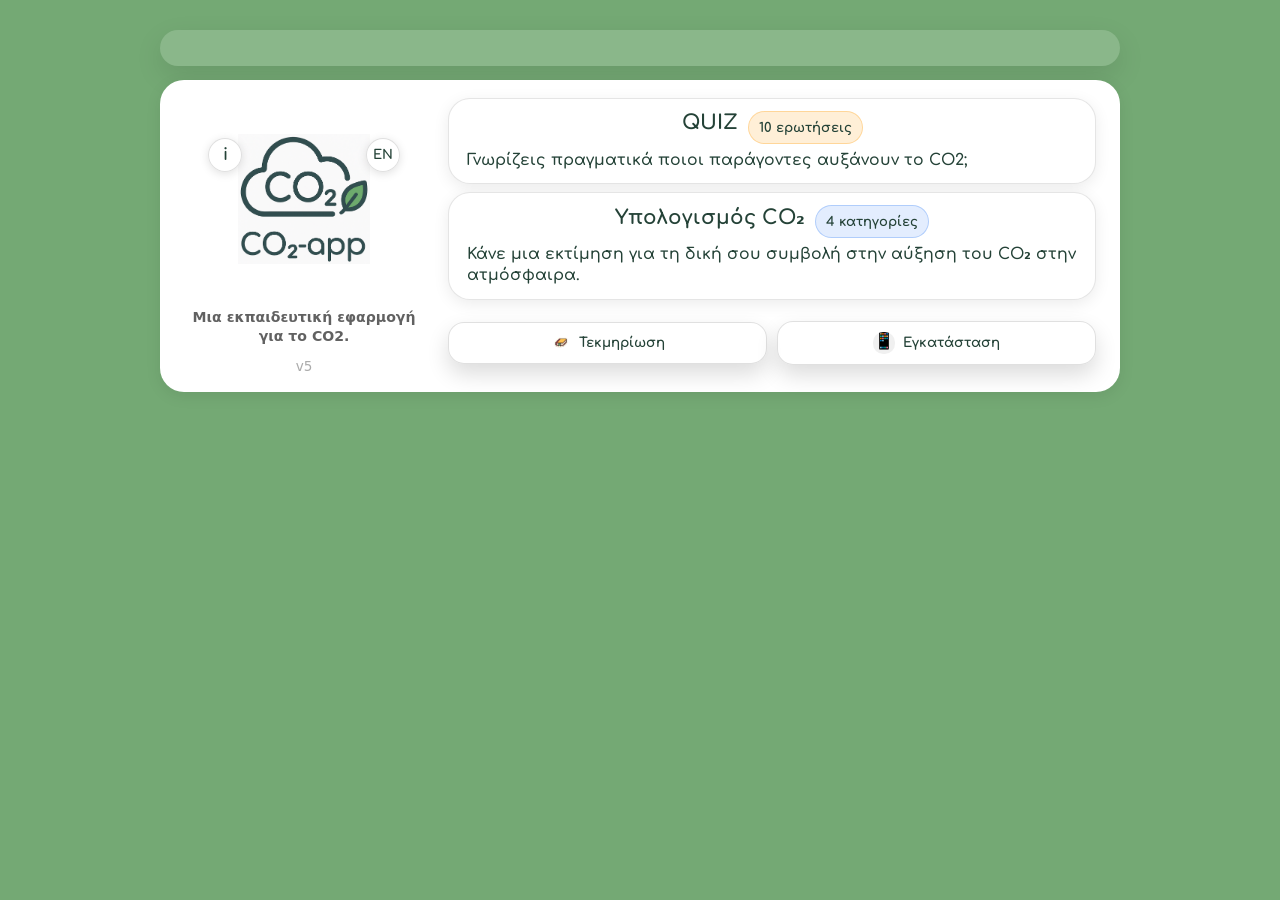
<file: index.html>
<!DOCTYPE html>
<html lang="el">
<head>
  <meta charset="utf-8"/>
  <meta content="width=device-width, initial-scale=1" name="viewport"/>
  <title>CO2-app</title>
  <link href="./manifest.webmanifest" rel="manifest"/>
  <meta content="#74a974" name="theme-color"/>
  <meta content="yes" name="apple-mobile-web-app-capable"/>
  <link href="./assets/icons/icon-192.png" rel="apple-touch-icon"/>
  
  <script src="./js/version.js"></script>

  <script>
    function loadAsset(type, path) {
      var v = (typeof APP_BUILD !== 'undefined') ? APP_BUILD : Date.now();
      if (type === 'css') {
        document.write('<link rel="stylesheet" href="' + path + '?v=' + v + '">');
      } else if (type === 'js') {
        document.write('<script src="' + path + '?v=' + v + '"><\/script>');
      }
    }
    
    // Φόρτωση CSS (με ./ καθώς είμαστε στο root)
    loadAsset('css', './styles.css');
  </script>
</head>
<body class="homeNoDrawer">
  <div class="container">
    <div class="panel" id="mainPanel">
      <div style="height:12px"></div>
    </div>
    
    <div class="card homeCard centerCard">
      <div class="homeLogoWrap">
        <button class="infoBtnRound" id="btnAboutMini" aria-label="About" title="Info">i</button>
        <div class="homeLogo">
          <img alt="CO2app" height="260" id="appLogo" src="./assets/logo.png" style="width:min(70vw,260px);max-width:260px;height:auto;display:block;margin:0 auto;" width="260"/>
        </div>
        <button class="infoBtnRound langBtnRound" id="btnLangMini" aria-label="Change Language" title="Language">
          <span id="langMiniText">EN</span>
        </button>
      </div>
      <div class="homeDesc" id="homeDesc"></div>
      
      <button class="homePrimary" id="btnQuiz">
        <div class="homePrimaryTitle">
          <span id="homeQuizTitle"></span>
          <span class="badge orange" id="homeQuizBadge"></span>
        </div>
        <div class="homePrimarySub" id="homeQuizSub"></div>
      </button>
      
      <button class="homePrimary" id="btnFoot">
        <div class="homePrimaryTitle">
          <span id="homeFootTitle"></span>
          <span class="badge blue" id="homeFootBadge"></span>
        </div>
        <div class="homePrimarySub" id="homeFootSub"></div>
      </button>
      
      <div class="homeChips">
        <button class="homeChip" id="chipDocs">
          <img alt="Docs" class="homeChipIconImg" height="20" src="./assets/ui/bookN.png" style="width:20px;height:20px;display:block;" width="20"/>
          <span id="chipDocsText"></span>
        </button>
        <button class="homeChip" id="chipInstall">
          <span class="homeChipIcon" style="font-size:1.1rem;line-height:1;">📱</span>
          <span id="chipInstallText"></span>
        </button>
      </div>

      <div id="versionDisplay" style="text-align:center; font-size:0.85rem; color:#888; margin-top:1.5rem; opacity:0.7;"></div>
      <script>
        if (document.getElementById('versionDisplay') && typeof APP_VER !== 'undefined') {
          document.getElementById('versionDisplay').innerText = 'v' + APP_VER;
        }
      </script>

    </div>
  </div>

  <div id="updateToast" style="display:none; position:fixed; bottom:30px; left:50%; transform:translateX(-50%); background:#2d2d2d; color:white; padding:12px 24px; border-radius:50px; z-index:9999; box-shadow:0 6px 16px rgba(0,0,0,0.4); width:max-content; max-width:90%; text-align:center; align-items:center; gap:12px;">
    <span style="font-size:0.95rem; font-weight:500;">Νέα έκδοση διαθέσιμη</span>
    <button id="refreshBtn" style="background:#74a974; color:white; border:none; padding:6px 16px; border-radius:20px; font-size:0.9rem; font-weight:bold; cursor:pointer; margin-left:10px;">
      Ανανέωση
    </button>
  </div>

  <script>
    loadAsset('js', './js/common.js');
    loadAsset('js', './js/menu.js');
  </script>

  <script>
    const lang = getLang();

    const T = {
      el: {
        desc: "Μια εκπαιδευτική εφαρμογή για το CO2.",
        quizTitle: "QUIZ",
        quizSub: "Γνωρίζεις πραγματικά ποιοι παράγοντες αυξάνουν το CO2;",
        quizBadge: "10 ερωτήσεις",
        footTitle: "Υπολογισμός CO₂",
        footSub: "Κάνε μια εκτίμηση για τη δική σου συμβολή στην αύξηση του CO₂ στην ατμόσφαιρα.",
        footBadge: "4 κατηγορίες",
        docs: "Τεκμηρίωση",
        about: "Πληροφορίες",
        install: "Εγκατάσταση"
      },
      en: {
        desc: "An educational app about CO₂ and climate, featuring a knowledge quiz and a carbon footprint calculator.",
        quizTitle: "QUIZ",
        quizSub: "Do you really know what rising CO₂ means and how it affects the climate?",
        quizBadge: "10 questions",
        footTitle: "CO₂ Calculator",
        footSub: "Estimate your own contribution to the rise of CO₂ in the atmosphere.",
        footBadge: "4 categories",
        docs: "Documentation",
        about: "About",
        install: "Install"
      }
    }[lang];

    document.getElementById("homeDesc").textContent = T.desc;
    document.getElementById("homeQuizTitle").textContent = T.quizTitle;
    document.getElementById("homeQuizSub").textContent = T.quizSub;
    document.getElementById("homeQuizBadge").textContent = T.quizBadge;

    document.getElementById("homeFootTitle").textContent = T.footTitle;
    document.getElementById("homeFootSub").textContent = T.footSub;
    document.getElementById("homeFootBadge").textContent = T.footBadge;

    document.getElementById("chipDocsText").textContent = T.docs;
    document.getElementById("chipInstallText").textContent = T.install;

    // Έλεγχος αν η εφαρμογή τρέχει ως εγκατεστημένη (Standalone PWA)
    if (typeof isAppStandalone === 'function' && isAppStandalone()) {
      const chipInstall = document.getElementById("chipInstall");
      if (chipInstall) chipInstall.style.setProperty('display', 'none', 'important');
      const homeChips = document.querySelector(".homeChips");
      if (homeChips) homeChips.classList.add("singleChip");
    }

    const langMini = document.getElementById("langMiniText");
    if(langMini) langMini.textContent = (lang === "el") ? "EN" : "ΕΛ";
    const btnLang = document.getElementById("btnLangMini");
    if(btnLang) btnLang.addEventListener("click", () => {
      const next = (lang === "el") ? "en" : "el";
      setLang(next);
      location.reload();
    });

    // Πλοήγηση
    document.getElementById("btnQuiz").addEventListener("click", ()=>go("./pages/quiz.html"));
    document.getElementById("btnFoot").addEventListener("click", ()=>go("./pages/footprint.html"));

    document.getElementById("chipDocs").addEventListener("click", ()=>go("./pages/model.html"));
    document.getElementById("chipInstall").addEventListener("click", ()=>go("./pages/install.html"));
    const btnAbout = document.getElementById("btnAboutMini");
    if(btnAbout) btnAbout.addEventListener("click", ()=>go("./pages/info.html"));

    // --- SERVICE WORKER UPDATE LOGIC ---
    if ("serviceWorker" in navigator) {
      window.addEventListener("load", () => {
        navigator.serviceWorker.register("./service-worker.js").then(reg => {
          // Άμεσος εξαναγκασμένος έλεγχος για updates κατά το άνοιγμα
          reg.update().catch(() => {});

          // 1. Έλεγχος αν υπάρχει ήδη update που περιμένει
          if (reg.waiting) {
            showUpdateNotification(reg.waiting);
            return;
          }

          // 2. Παρακολούθηση για νέο update
          reg.addEventListener('updatefound', () => {
            const newWorker = reg.installing;
            newWorker.addEventListener('statechange', () => {
              if (newWorker.state === 'installed' && navigator.serviceWorker.controller) {
                showUpdateNotification(newWorker);
              }
            });
          });
        });

        // 3. Αυτόματο reload όταν ενεργοποιηθεί ο νέος SW
        let refreshing;
        navigator.serviceWorker.addEventListener('controllerchange', () => {
          if (refreshing) return;
          window.location.reload();
          refreshing = true;
        });
      });
    }

    function showUpdateNotification(worker) {
      const toast = document.getElementById('updateToast');
      const btn = document.getElementById('refreshBtn');
      if(toast && btn) {
        toast.style.display = 'flex'; 
        btn.onclick = () => {
          worker.postMessage({ action: 'skipWaiting' });
          btn.textContent = "...";
          btn.disabled = true;
        };
      }
    }
  </script>

  <div aria-hidden="true" class="drawerBackdrop" id="drawerBackdrop"></div>
  <nav aria-hidden="true" class="drawer" id="drawer">
    <div class="drawerHeader">
      <div class="drawerTitle">CO2app</div>
      <button aria-label="Close menu" class="iconBtn" id="drawerClose">×</button>
    </div>
    <div class="drawerSection" id="drawerNav"></div>
    <div class="drawerSection" id="drawerLang"></div>
  </nav>
</body>
</html>
</file>
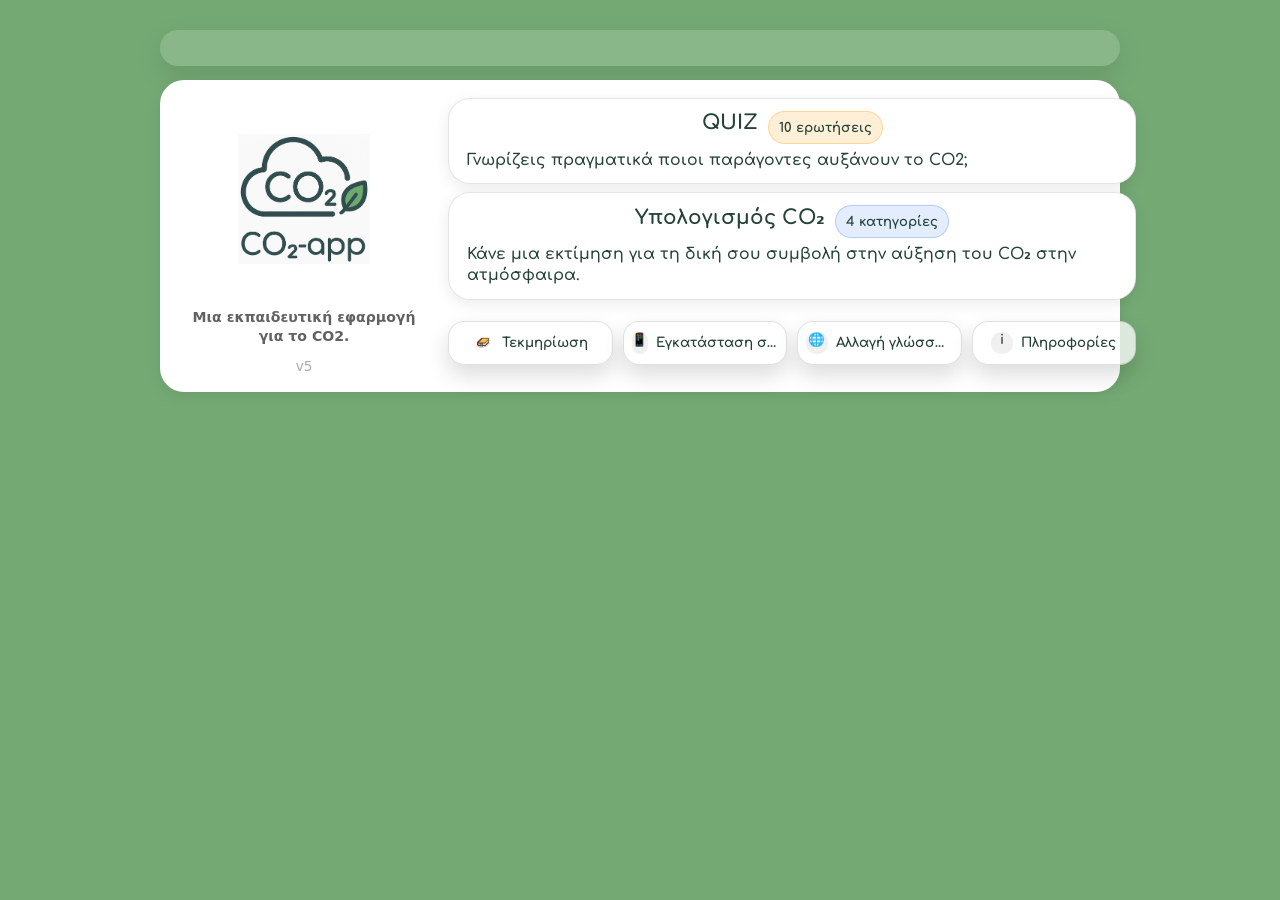
<file: index_old.html>
<!DOCTYPE html>
<html lang="el">
<head>
  <meta charset="utf-8"/>
  <meta content="width=device-width, initial-scale=1" name="viewport"/>
  <title>CO2-app</title>
  <link href="./manifest.webmanifest" rel="manifest"/>
  <meta content="#74a974" name="theme-color"/>
  <meta content="yes" name="apple-mobile-web-app-capable"/>
  <link href="./assets/icons/icon-192.png" rel="apple-touch-icon"/>
  
  <script src="./js/version.js"></script>

  <script>
    function loadAsset(type, path) {
      var v = (typeof APP_BUILD !== 'undefined') ? APP_BUILD : Date.now();
      if (type === 'css') {
        document.write('<link rel="stylesheet" href="' + path + '?v=' + v + '">');
      } else if (type === 'js') {
        document.write('<script src="' + path + '?v=' + v + '"><\/script>');
      }
    }
    
    // Φόρτωση CSS (με ./ καθώς είμαστε στο root)
    loadAsset('css', './styles.css');
  </script>
</head>
<body class="homeNoDrawer">
  <div class="container">
    <div class="panel" id="mainPanel">
      <div style="height:12px"></div>
    </div>
    
    <div class="card homeCard centerCard">
      <div class="homeLogo">
        <img alt="CO2app" height="260" id="appLogo" src="./assets/logo.png" style="width:min(70vw,260px);max-width:260px;height:auto;display:block;margin:0 auto;" width="260"/>
      </div>
      <div class="homeDesc" id="homeDesc"></div>
      
      <button class="homePrimary" id="btnQuiz">
        <div class="homePrimaryTitle">
          <span id="homeQuizTitle"></span>
          <span class="badge orange" id="homeQuizBadge"></span>
        </div>
        <div class="homePrimarySub" id="homeQuizSub"></div>
      </button>
      
      <button class="homePrimary" id="btnFoot">
        <div class="homePrimaryTitle">
          <span id="homeFootTitle"></span>
          <span class="badge blue" id="homeFootBadge"></span>
        </div>
        <div class="homePrimarySub" id="homeFootSub"></div>
      </button>
      
      <div class="homeChips">
        <button class="homeChip" id="chipDocs">
          <img alt="Docs" class="homeChipIconImg" height="22" src="./assets/ui/bookN.png" style="width:22px;height:22px;display:block;" width="22"/>
          <span id="chipDocsText"></span>
        </button>
        <button class="homeChip" id="chipInstall">
          <span class="homeChipIcon">📱</span>
          <span id="chipInstallText"></span>
        </button>
        <button class="homeChip" id="chipLang">
          <span class="homeChipIcon">🌐</span>
          <span id="chipLangText"></span>
        </button>
        <button class="homeChip" id="chipAbout">
          <span class="homeChipIcon">i</span>
          <span id="chipAboutText"></span>
        </button>
      </div>

      <div id="versionDisplay" style="text-align:center; font-size:0.85rem; color:#888; margin-top:1.5rem; opacity:0.7;"></div>
      <script>
        if (document.getElementById('versionDisplay') && typeof APP_VER !== 'undefined') {
          document.getElementById('versionDisplay').innerText = 'v' + APP_VER;
        }
      </script>

    </div>
  </div>

  <div id="updateToast" style="display:none; position:fixed; bottom:30px; left:50%; transform:translateX(-50%); background:#2d2d2d; color:white; padding:12px 24px; border-radius:50px; z-index:9999; box-shadow:0 6px 16px rgba(0,0,0,0.4); width:max-content; max-width:90%; text-align:center; align-items:center; gap:12px;">
    <span style="font-size:0.95rem; font-weight:500;">Νέα έκδοση διαθέσιμη</span>
    <button id="refreshBtn" style="background:#74a974; color:white; border:none; padding:6px 16px; border-radius:20px; font-size:0.9rem; font-weight:bold; cursor:pointer; margin-left:10px;">
      Ανανέωση
    </button>
  </div>

  <script>
    loadAsset('js', './js/common.js');
    loadAsset('js', './js/menu.js');
  </script>

  <script>
    const lang = getLang();

    const T = {
      el: {
        desc: "Μια εκπαιδευτική εφαρμογή για το CO2.",
        quizTitle: "QUIZ",
        quizSub: "Γνωρίζεις πραγματικά ποιοι παράγοντες αυξάνουν το CO2;",
        quizBadge: "10 ερωτήσεις",
        footTitle: "Υπολογισμός CO₂",
        footSub: "Κάνε μια εκτίμηση για τη δική σου συμβολή στην αύξηση του CO₂ στην ατμόσφαιρα.",
        footBadge: "4 κατηγορίες",
        docs: "Τεκμηρίωση",
        lang: "Αλλαγή γλώσσας",
        about: "Πληροφορίες",
        install: "Εγκατάσταση σε κινητό"
      },
      en: {
        desc: "An educational app about CO₂ and climate, featuring a knowledge quiz and a carbon footprint calculator.",
        quizTitle: "QUIZ",
        quizSub: "Do you really know what rising CO₂ means and how it affects the climate?",
        quizBadge: "10 questions",
        footTitle: "CO₂ Calculator",
        footSub: "Estimate your own contribution to the rise of CO₂ in the atmosphere.",
        footBadge: "4 categories",
        docs: "Documentation",
        lang: "Switch language",
        about: "About",
        install: "Install on phone"
      }
    }[lang];

    document.getElementById("homeDesc").textContent = T.desc;
    document.getElementById("homeQuizTitle").textContent = T.quizTitle;
    document.getElementById("homeQuizSub").textContent = T.quizSub;
    document.getElementById("homeQuizBadge").textContent = T.quizBadge;

    document.getElementById("homeFootTitle").textContent = T.footTitle;
    document.getElementById("homeFootSub").textContent = T.footSub;
    document.getElementById("homeFootBadge").textContent = T.footBadge;

    document.getElementById("chipDocsText").textContent = T.docs;
    document.getElementById("chipInstallText").textContent = T.install;
    document.getElementById("chipLangText").textContent = T.lang;
    document.getElementById("chipAboutText").textContent = T.about;

    // Πλοήγηση
    document.getElementById("btnQuiz").addEventListener("click", ()=>go("./pages/quiz.html"));
    document.getElementById("btnFoot").addEventListener("click", ()=>go("./pages/footprint.html"));

    document.getElementById("chipDocs").addEventListener("click", ()=>go("./pages/model.html"));
    document.getElementById("chipInstall").addEventListener("click", ()=>go("./pages/install.html"));
    document.getElementById("chipAbout").addEventListener("click", ()=>go("./pages/info.html"));
    
    document.getElementById("chipLang").addEventListener("click", ()=>{
      const next = (lang === "el") ? "en" : "el";
      setLang(next);
      location.reload();
    });

    // --- SERVICE WORKER UPDATE LOGIC ---
    if ("serviceWorker" in navigator) {
      window.addEventListener("load", () => {
        navigator.serviceWorker.register("./service-worker.js").then(reg => {
          
          // 1. Έλεγχος αν υπάρχει ήδη update που περιμένει
          if (reg.waiting) {
            showUpdateNotification(reg.waiting);
            return;
          }

          // 2. Παρακολούθηση για νέο update
          reg.addEventListener('updatefound', () => {
            const newWorker = reg.installing;
            newWorker.addEventListener('statechange', () => {
              if (newWorker.state === 'installed' && navigator.serviceWorker.controller) {
                showUpdateNotification(newWorker);
              }
            });
          });
        });

        // 3. Αυτόματο reload όταν ενεργοποιηθεί ο νέος SW
        let refreshing;
        navigator.serviceWorker.addEventListener('controllerchange', () => {
          if (refreshing) return;
          window.location.reload();
          refreshing = true;
        });
      });
    }

    function showUpdateNotification(worker) {
      const toast = document.getElementById('updateToast');
      const btn = document.getElementById('refreshBtn');
      if(toast && btn) {
        toast.style.display = 'flex'; 
        btn.onclick = () => {
          worker.postMessage({ action: 'skipWaiting' });
          btn.textContent = "...";
          btn.disabled = true;
        };
      }
    }
  </script>

  <div aria-hidden="true" class="drawerBackdrop" id="drawerBackdrop"></div>
  <nav aria-hidden="true" class="drawer" id="drawer">
    <div class="drawerHeader">
      <div class="drawerTitle">CO2app</div>
      <button aria-label="Close menu" class="iconBtn" id="drawerClose">×</button>
    </div>
    <div class="drawerSection" id="drawerNav"></div>
    <div class="drawerSection" id="drawerLang"></div>
  </nav>
</body>
</html>
</file>
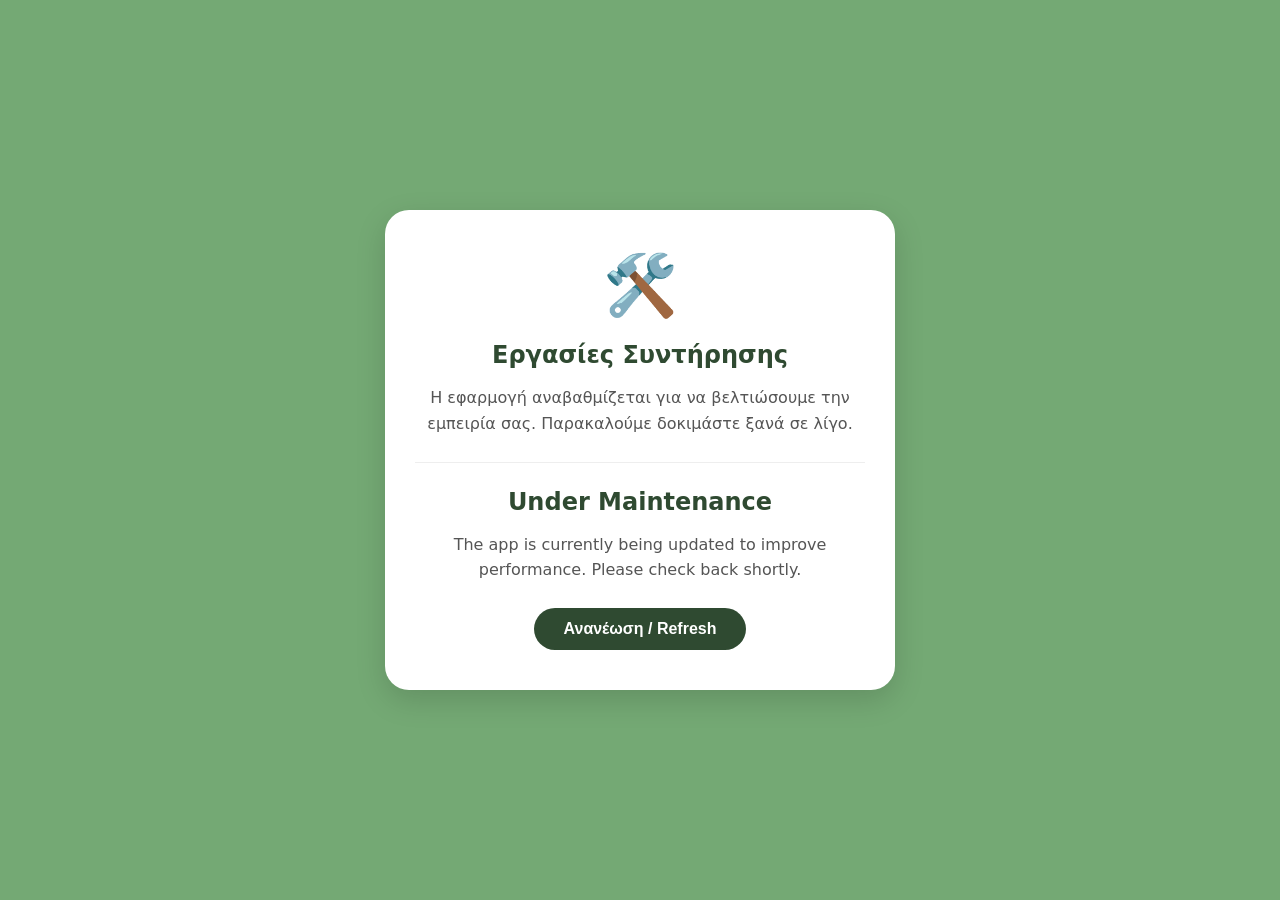
<file: indexUNDER_MAINTENANCE.html>
<!DOCTYPE html>
<html lang="el">
<head>
    <meta charset="UTF-8">
    <meta name="viewport" content="width=device-width, initial-scale=1.0">
    <title>CO2App - Maintenance</title>
    <meta name="theme-color" content="#74a974">
    <link rel="icon" href="./assets/icons/icon-192.png">
    <style>
        body {
            margin: 0;
            padding: 0;
            background-color: #74a974; /* Το βασικό σου πράσινο */
            font-family: system-ui, -apple-system, sans-serif;
            display: flex;
            justify-content: center;
            align-items: center;
            min-height: 100vh;
            color: #333;
        }
        .container {
            background: #ffffff;
            width: 90%;
            max-width: 450px;
            padding: 40px 30px;
            border-radius: 24px;
            box-shadow: 0 10px 30px rgba(0,0,0,0.15);
            text-align: center;
        }
        .icon {
            font-size: 60px;
            margin-bottom: 20px;
            display: block;
        }
        h1 {
            color: #2f4a31;
            margin: 0 0 15px 0;
            font-size: 1.5rem;
        }
        p {
            line-height: 1.6;
            color: #555;
            margin-bottom: 15px;
        }
        .divider {
            height: 1px;
            background: #eee;
            margin: 25px 0;
            border: none;
        }
        .btn {
            background-color: #2f4a31;
            color: white;
            border: none;
            padding: 12px 30px;
            border-radius: 50px;
            font-size: 1rem;
            font-weight: bold;
            cursor: pointer;
            transition: opacity 0.2s;
            margin-top: 10px;
        }
        .btn:hover {
            opacity: 0.9;
        }
    </style>
</head>
<body>

    <div class="container">
        <span class="icon">🛠️</span>
        
        <h1>Εργασίες Συντήρησης</h1>
        <p>Η εφαρμογή αναβαθμίζεται για να βελτιώσουμε την εμπειρία σας. Παρακαλούμε δοκιμάστε ξανά σε λίγο.</p>
        
        <hr class="divider">
        
        <h1>Under Maintenance</h1>
        <p>The app is currently being updated to improve performance. Please check back shortly.</p>

        <button class="btn" onclick="window.location.reload(true)">Ανανέωση / Refresh</button>
    </div>

    <script>
        // Προσπάθεια να απεγγραφεί ο Service Worker για να μην κολλήσει η cache
        // όταν ανεβάσεις τη νέα, διορθωμένη έκδοση.
        if ('serviceWorker' in navigator) {
            navigator.serviceWorker.getRegistrations().then(function(registrations) {
                for(let registration of registrations) {
                    registration.unregister();
                }
            });
        }
    </script>
</body>
</html>
</file>
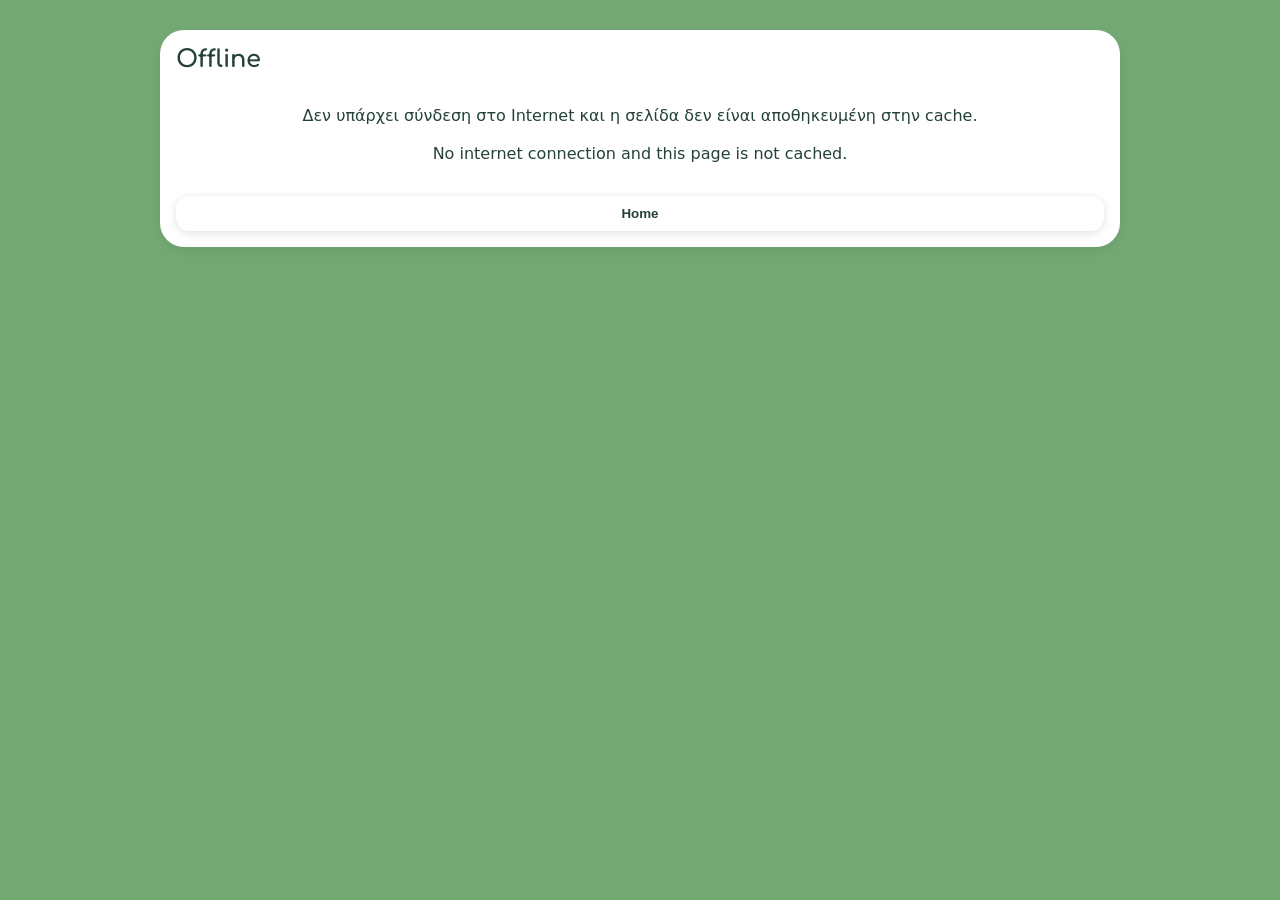
<file: offline.html>
<!doctype html>
<html lang="el">
<head>
  <meta charset="utf-8" />
  <meta name="viewport" content="width=device-width, initial-scale=1" />
  <title>Offline</title>
  <link rel="stylesheet" href="./styles.css" />
</head>
<body>
  <div class="container">
    <div class="card centerCard">
      <h2 style="margin:0;">Offline</h2>
      <div style="text-align:center; white-space:pre-wrap;">
Δεν υπάρχει σύνδεση στο Internet και η σελίδα δεν είναι αποθηκευμένη στην cache.

No internet connection and this page is not cached.
      </div>
      <button class="pillBtn" onclick="location.href='./index.html'">Home</button>
    </div>
  </div>
</body>
</html>
</file>
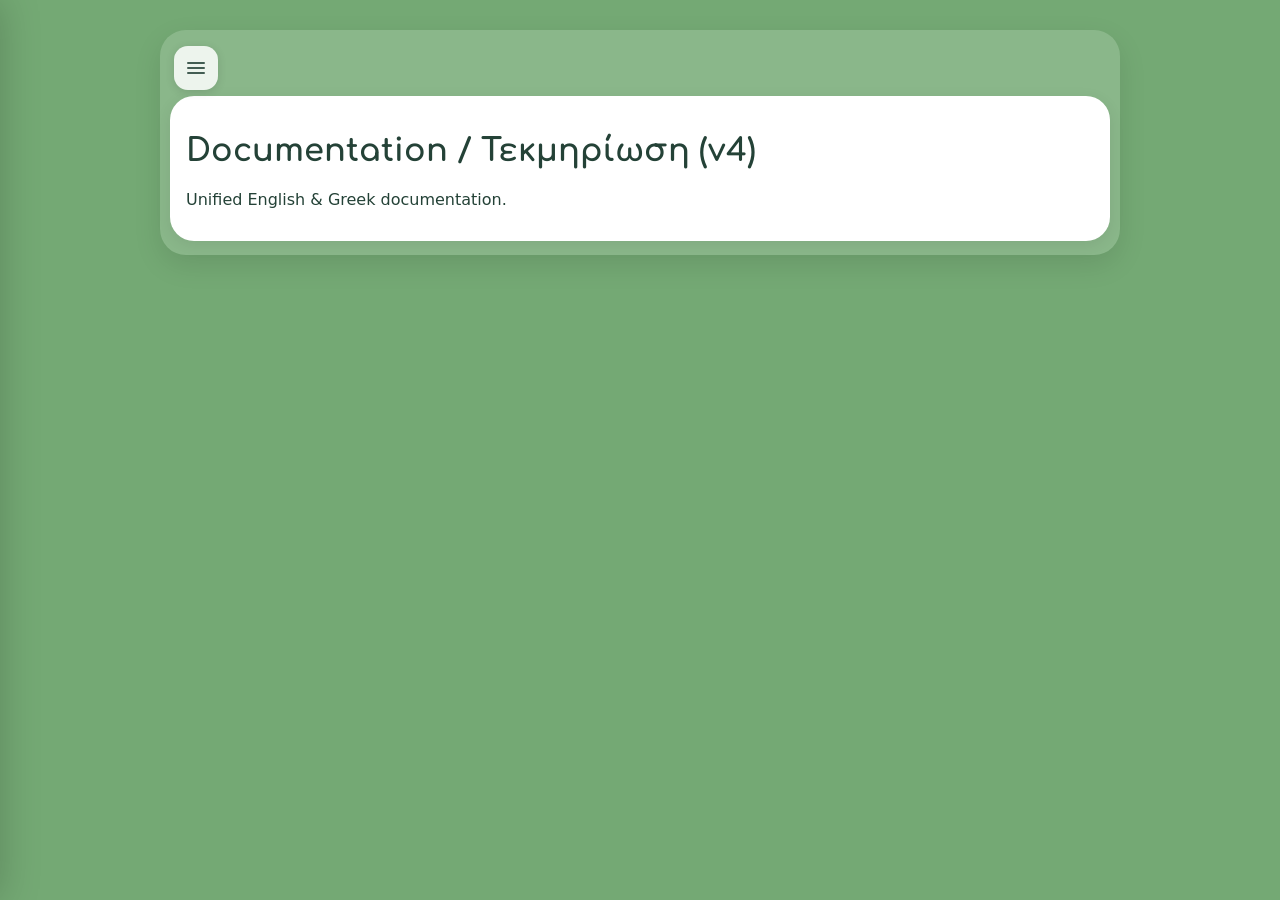
<file: pages/CO2App_Model_v4.html>
<!DOCTYPE html>
<html lang="el">
<head>
  <meta charset="utf-8">
  <meta name="viewport" content="width=device-width, initial-scale=1.0">
  <title>CO2App – Documentation v4</title>
  <link rel="stylesheet" href="../styles.css">
</head>
<body>
  <div class="container">
    <div class="panel doc-page">
      <div class="topbar">
        <button class="iconBtn" id="menuBtn" aria-label="Menu"><span class="hamburger"><span></span></span></button>
        <div class="topbarSpacer"></div>
      </div>
      
      <div class="card">
        <main>
          <h1>Documentation / Τεκμηρίωση (v4)</h1>
          <p>Unified English & Greek documentation.</p>
          </main>
      </div>
    </div>
  </div>

  <div class="drawerBackdrop" id="drawerBackdrop"></div>
  <nav class="drawer" id="drawer">
    <div class="drawerHeader">
      <div class="drawerTitle">CO2App</div>
      <button class="iconBtn" id="drawerClose">×</button>
    </div>
    <div class="drawerSection" id="drawerNav"></div>
    <div class="drawerSection" id="drawerLang"></div>
  </nav>

  <script src="../js/common.js"></script>
  <script src="../js/menu.js"></script>
</body>
</html>
</file>
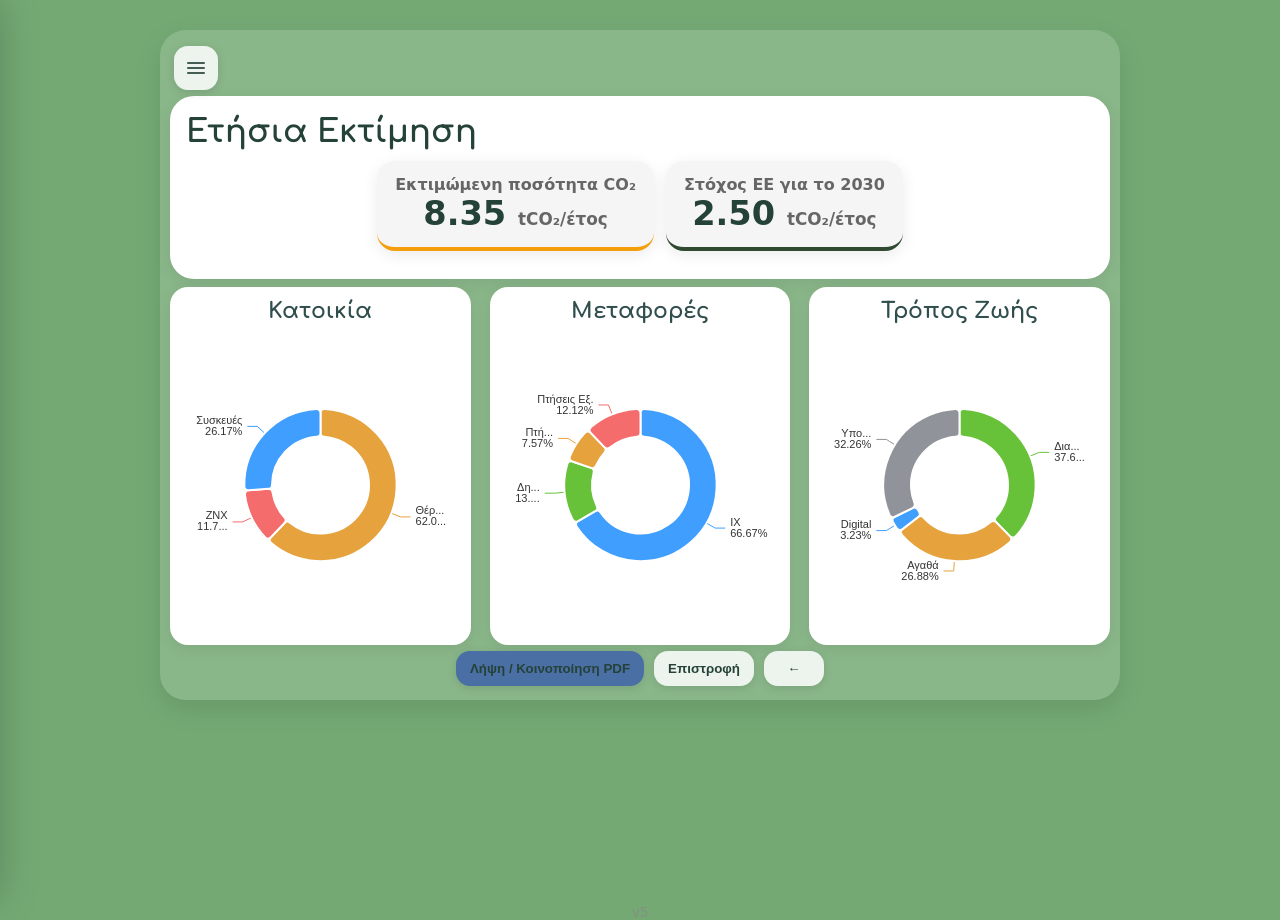
<file: pages/dashboard.html>
<!doctype html>
<html lang="el">
<head>
  <meta charset="utf-8" />
  <meta name="viewport" content="width=device-width, initial-scale=1" />
  <title>CO2 Charts</title>
  <link rel="manifest" href="../manifest.webmanifest">
  <meta name="theme-color" content="#74a974">
  <meta name="apple-mobile-web-app-capable" content="yes">
  <link rel="apple-touch-icon" href="../assets/icons/icon-192.png">
  
  <script src="../js/version.js"></script>

  <script>
    function loadAsset(type, path) {
      var v = (typeof APP_BUILD !== 'undefined') ? APP_BUILD : Date.now();
      if (type === 'css') {
        document.write('<link rel="stylesheet" href="' + path + '?v=' + v + '">');
      } else if (type === 'js') {
        document.write('<script src="' + path + '?v=' + v + '"><\/script>');
      }
    }
    
    // Φόρτωση CSS
    loadAsset('css', '../styles.css');
  </script>
</head>
<body>
  <div class="container">
    <div class="panel" id="mainPanel">
      <div class="topbar">
        <button class="iconBtn" id="menuBtn" aria-label="Menu"><span class="hamburger"><span></span></span></button>
        <div class="topbarSpacer"></div>
      </div>

      <div id="contentToPrint">
        <div class="card chartCard">
          <h2 class="pageTitle" id="dashTitle" style="margin:0 0 10px 0;"></h2>

          <div class="kpiRow" id="dashKpiRow">
            <div class="kpiBox kpiUser">
              <div class="kpiLabel" id="kpiUserLbl"></div>
              <div class="kpiValue"><span id="kpiUserVal">—</span><span class="kpiUnit unitYear" data-unit="tco2_year"></span></div>
            </div>
            <div class="kpiBox kpiEu">
              <div class="kpiLabel" id="kpiTargetLbl"></div>
              <div class="kpiValue"><span id="kpiTargetVal">—</span><span class="kpiUnit unitYear" data-unit="tco2_year"></span></div>
            </div>
          </div>
        </div>

        <div class="chartRow">
          <div class="chartBox">
            <div class="sectionTitle" id="homeTitle"></div>
            <div class="chartWrap" id="pieHome"></div>
          </div>
          <div class="chartBox">
            <div class="sectionTitle" id="transportTitle"></div>
            <div class="chartWrap" id="pieTransport"></div>
          </div>
          <div class="chartBox">
            <div class="sectionTitle" id="lifeTitle"></div>
            <div class="chartWrap" id="pieLife"></div>
          </div>
        </div>
      </div>
      <div class="bottomRow">
        <button class="pillBtn" id="pdfBtn" style="background-color:#4a6fa5; color:white;">PDF</button>
        <button class="pillBtn" id="toFootprintBtn"></button>
        <button class="pillBtn" id="backBtn">←</button>
      </div>
    </div>
  </div>

  <script>
    loadAsset('js', '../js/common.js');
    loadAsset('js', '../js/menu.js');
  </script>

  <script src="../assets/vendor/echarts.min.js"></script>
  <script src="../assets/vendor/html2canvas.min.js"></script>
  <script src="../assets/vendor/jspdf.umd.min.js"></script>
  
  <script>
    loadAsset('js', '../js/dashboard.js');
  </script>

  <div id="versionDisplay" style="text-align:center; font-size:0.85rem; color:#888; margin-top:2rem; margin-bottom:1rem; opacity:0.7;"></div>

  <script>
    if (document.getElementById('versionDisplay') && typeof APP_VER !== 'undefined') {
      document.getElementById('versionDisplay').innerText = 'v' + APP_VER;
    }
  </script>

  <div class="drawerBackdrop" id="drawerBackdrop" aria-hidden="true"></div>
  <nav class="drawer" id="drawer" aria-hidden="true">
    <div class="drawerHeader">
      <div class="drawerTitle">CO2app</div>
      <button class="iconBtn" id="drawerClose" aria-label="Close menu">×</button>
    </div>
    <div class="drawerSection" id="drawerNav"></div>
    <div class="drawerSection" id="drawerLang"></div>
  </nav>
</body>
</html>
</file>
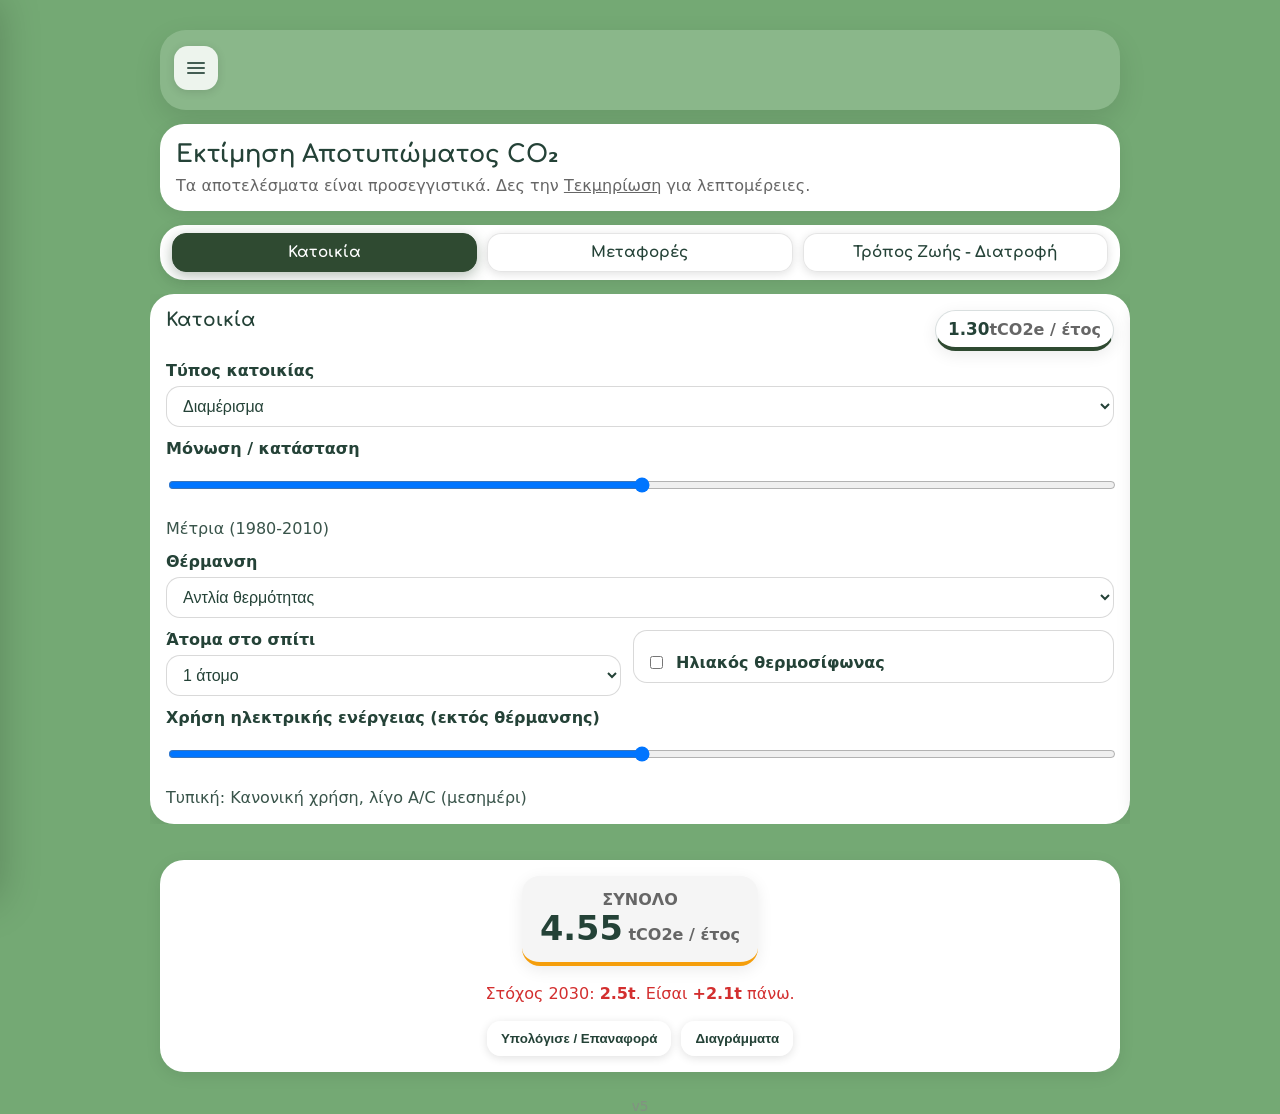
<file: pages/footprint.html>
<!DOCTYPE html>
<html lang="el">
<head>
  <meta charset="utf-8"/>
  <meta content="width=device-width, initial-scale=1" name="viewport"/>
  <title>CO2 Footprint</title>
  <link href="../manifest.webmanifest" rel="manifest"/>
  <meta content="#74a974" name="theme-color"/>
  <meta content="yes" name="apple-mobile-web-app-capable"/>
  <link href="../assets/icons/icon-192.png" rel="apple-touch-icon"/>
  
  <script src="../js/version.js"></script>

  <script>
    function loadAsset(type, path) {
      var v = (typeof APP_BUILD !== 'undefined') ? APP_BUILD : Date.now();
      if (type === 'css') {
        document.write('<link rel="stylesheet" href="' + path + '?v=' + v + '">');
      } else if (type === 'js') {
        document.write('<script src="' + path + '?v=' + v + '"><\/script>');
      }
    }
    
    // Φόρτωση CSS δυναμικά
    loadAsset('css', '../styles.css');
  </script>
</head>
<body>
  <div class="container">
    <div class="panel" id="mainPanel">
      <div class="topbar">
        <button aria-label="Menu" class="iconBtn" id="menuBtn"><span class="hamburger"><span></span></span></button>
        <div class="topbarSpacer"></div>
      </div>
    </div>
    
    <div class="card" id="cardIntro">
      <h2 id="title" style="margin:0 0 8px 0;"></h2>
      <div class="small" id="subtitle"></div>
    </div>

    <div class="card" id="cardNav">
      <div class="footNavRow">
        <button class="footNavBtn" id="navHome" type="button"></button>
        <button class="footNavBtn" id="navTransport" type="button"></button>
        <button class="footNavBtn" id="navLifestyle" type="button"></button>
      </div>

      <div class="mobileStepper" id="mobileStepper" style="display:none;">
        <button class="pillBtn" id="stepPrev" type="button" aria-label="Previous section">‹</button>
        <div class="stepInfo">
          <div class="stepTitle" id="stepTitle"></div>
          <div class="stepKpi" id="stepKpi"></div>
        </div>
        <button class="pillBtn" id="stepNext" type="button" aria-label="Next section">›</button>
      </div>
    </div>

    <div class="cardsCarousel" id="cardsCarousel">
      
      <div class="card" id="cardHome">
        <div class="cardHeader">
          <h3 id="homeTitle" style="margin:0;"></h3>
          <div class="catKpi"><span id="homeKpi">—</span><span class="small unitYear" data-unit="tco2_year"></span></div>
        </div>
        <div class="formGrid">
          <div class="field">
            <label for="homeType" id="lblHomeType"></label>
            <select id="homeType"></select>
          </div>
          <div class="field">
            <label for="homeCond" id="lblHomeCond"></label>
            <input type="range" id="homeCond" min="0" max="2" step="1" value="1" class="rangeInput"/>
            <div class="rangeLabel" id="homeCondLabel"></div>
          </div>
          <div class="field">
            <label for="heatingType" id="lblHeating"></label>
            <select id="heatingType"></select>
          </div>
          <div class="field" style="grid-column: 1 / -1;">
            <div class="row2">
              <div class="field" style="flex:1; margin:0;">
                <label for="occupants" id="lblOccupants"></label>
                <select id="occupants"></select>
              </div>
              <label class="checkLine" style="flex:1; margin:0; padding-top: 22px;">
                <input id="solarDHW" type="checkbox"/>
                <span id="lblSolarDHW"></span>
              </label>
            </div>
          </div>
          <div class="field" style="grid-column: 1 / -1;">
            <label for="homeUseLevel" id="lblHomeUse"></label>
            <input type="range" id="homeUseLevel" min="0" max="100" step="1" value="50" class="rangeInput"/>
            <div class="rangeLabel" id="homeUseLabel"></div>
          </div>
        </div>
      </div>

      <div class="card" id="cardTransport">
        <div class="cardHeader">
          <h3 id="trTitle" style="margin:0;"></h3>
          <div class="catKpi"><span id="trKpi">—</span><span class="small unitYear" data-unit="tco2_year"></span></div>
        </div>
        <div class="formGrid">
          <div class="field" style="grid-column: 1 / -1;">
            <label for="weeklyKm" id="lblWeeklyKm"></label>
            <input id="weeklyKm" type="number" min="0" step="1" value="40"/>
          </div>
          <div class="field" style="grid-column: 1 / -1;">
            <label for="publicPct" id="lblPublicPct"></label>
            <div class="rangeRow">
              <input id="publicPct" type="range" min="0" max="200" step="1" value="0"/>
              <div class="rangeValue" id="publicKmVal">0 km</div>
            </div>
          </div>
          <div class="field" style="grid-column: 1 / -1;">
            <div class="row2" style="align-items:flex-end;">
              <div class="field" style="flex:1; margin:0;">
                <label for="carType" id="lblCarType"></label>
                <select id="carType"></select>
              </div>
              <label class="checkRow" style="flex:0 0 auto; margin:0; padding-bottom:6px;">
                <input id="alone" type="checkbox"/>
                <span id="lblAlone"></span>
              </label>
            </div>
          </div>
          <div class="field" style="grid-column: 1 / -1;">
            <label for="publicType" id="lblPublicTransport"></label>
            <select id="publicType"></select>
          </div>
          <div class="field" style="grid-column: 1 / -1;">
            <div class="row2" style="align-items:flex-end;">
              <div class="field" style="flex:1; margin:0;">
                <label for="flightTripsDomestic" id="lblFlightsDomestic"></label>
                <input id="flightTripsDomestic" type="number" min="0" step="1" value="0"/>
              </div>
              <div class="field" style="flex:1; margin:0;">
                <label for="flightTripsEurope" id="lblFlightsEurope"></label>
                <input id="flightTripsEurope" type="number" min="0" step="1" value="0"/>
              </div>
            </div>
          </div>
        </div>
      </div>

      <div class="card" id="cardLifestyle">
        <div class="cardHeader">
          <h3 id="lifeTitle" style="margin:0;"></h3>
          <div class="catKpi"><span id="lifeKpi">—</span><span class="small unitYear" data-unit="tco2_year"></span></div>
        </div>
        <div class="formGrid">
          <div class="field">
            <label for="diet" id="lblDiet"></label>
            <select id="diet"></select>
          </div>
          <div class="field">
            <label for="goodsLevel" id="lblGoodsProfile"></label>
            <input type="range" id="goodsLevel" min="0" max="100" step="1" value="33" class="rangeInput"/>
            <div class="rangeLabel" id="goodsLabel"></div>
          </div>
          <div class="field" style="grid-column: 1 / -1;">
            <label for="digitalLevel" id="lblDigitalLevel"></label>
            <div class="rangeRow">
              <input id="digitalLevel" type="range" min="0" max="100" step="1" value="50"/>
              <div class="rangeValue" id="digitalVal"></div>
            </div>
            <div class="small" id="digitalLabel"></div>
          </div>
          <div class="field" style="grid-column: 1 / -1;">
            <div class="fixedLine">
              <span id="lblSocialShare"></span>
              <strong><span id="socialShareVal"></span></strong>
            </div>
          </div>
        </div>
      </div>
    </div>
    
    <div class="card" id="cardSummary" style="margin-top:22px;">
      <div class="kpiRow kpiColumn" style="margin-bottom:0;">
        <div class="kpi user">
          <div class="kpiLabel" id="lblTotal"></div>
          <div class="kpiValue"><span id="totalVal">—</span><span class="small"> <span class="unitYear" data-unit="tco2_year"></span></span></div>
        </div>
        <div class="small" id="reducePct" style="text-align:center; margin-top:6px;"></div>
      </div>
      <div class="bottomRow" style="margin-top:18px; gap:10px;">
        <button class="pillBtn" id="btnCalc" type="button"></button>
        <button class="pillBtn" id="btnDash" type="button"></button>
      </div>
    </div>
  </div>

  <script>
    loadAsset('js', '../js/common.js');
    loadAsset('js', '../js/menu.js');
    loadAsset('js', '../js/footprint.js');
  </script>

  <div id="versionDisplay" style="text-align:center; font-size:0.85rem; color:#888; margin-top:2rem; margin-bottom:1rem; opacity:0.7;"></div>

  <script>
    if (document.getElementById('versionDisplay') && typeof APP_VER !== 'undefined') {
      document.getElementById('versionDisplay').innerText = 'v' + APP_VER;
    }
  </script>

  <div aria-hidden="true" class="drawerBackdrop" id="drawerBackdrop"></div>
  <nav aria-hidden="true" class="drawer" id="drawer">
    <div class="drawerHeader">
      <div class="drawerTitle">CO2app</div>
      <button aria-label="Close menu" class="iconBtn" id="drawerClose">×</button>
    </div>
    <div class="drawerSection" id="drawerNav"></div>
    <div class="drawerSection" id="drawerLang"></div>
  </nav>
</body>
</html>
</file>
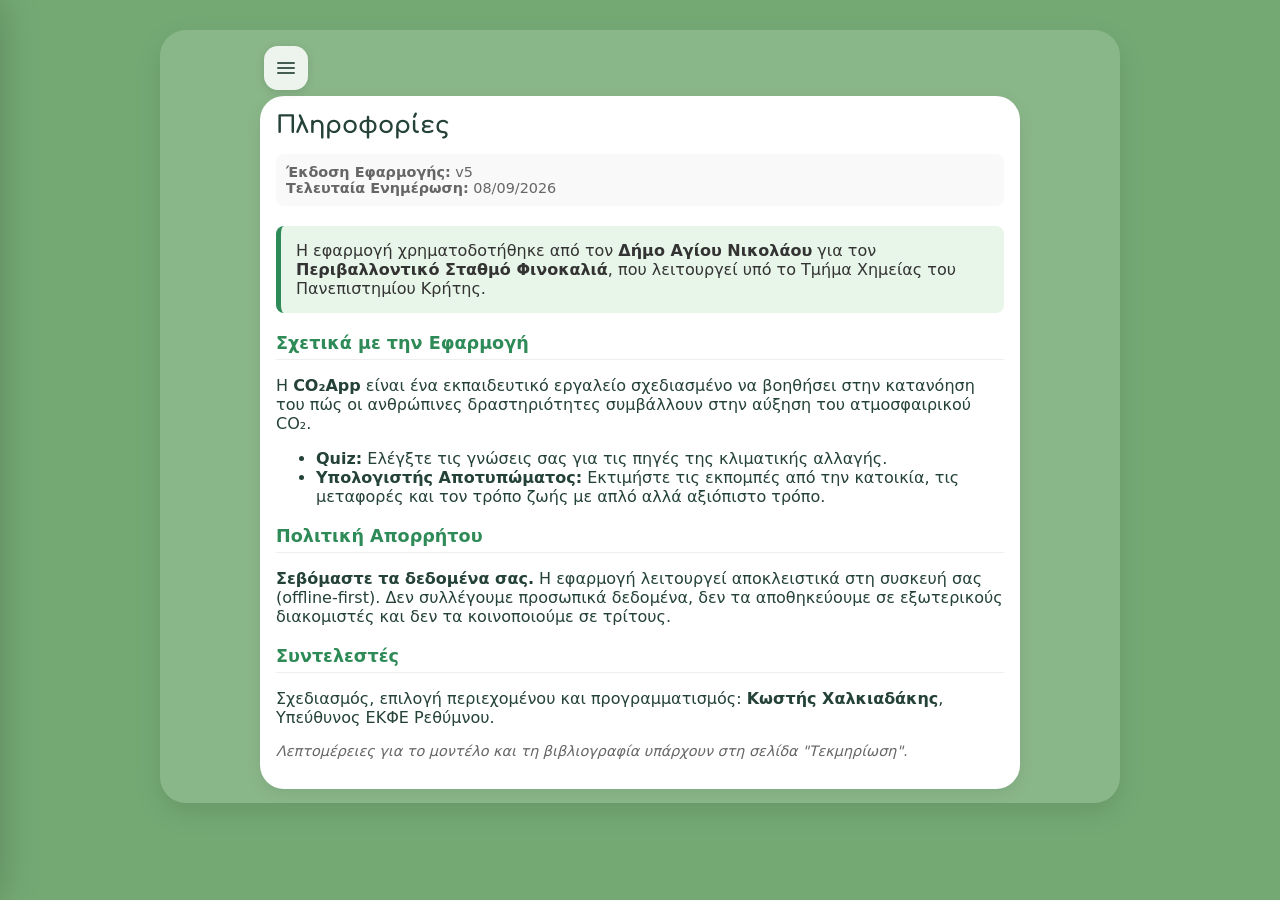
<file: pages/info.html>
<!DOCTYPE html>
<html lang="el">
<head>
  <meta charset="utf-8"/>
  <meta content="width=device-width, initial-scale=1" name="viewport"/>
  <title>Info</title>
  <link href="../manifest.webmanifest" rel="manifest"/>
  <meta content="#74a974" name="theme-color"/>
  <meta content="yes" name="apple-mobile-web-app-capable"/>
  <link href="../assets/icons/icon-192.png" rel="apple-touch-icon"/>
  <script src="../js/version.js"></script>

  <script>
    function loadAsset(type, path) {
      var v = (typeof APP_BUILD !== 'undefined') ? APP_BUILD : Date.now();
      if (type === 'css') {
        document.write('<link rel="stylesheet" href="' + path + '?v=' + v + '">');
      } else if (type === 'js') {
        document.write('<script src="' + path + '?v=' + v + '"><\/script>');
      }
    }
    loadAsset('css', '../styles.css');
  </script>
  <style>
    .info-box { display: none; } /* Κρύβουμε τα κείμενα αρχικά */
    .info-box.active { display: block; } /* Εμφανίζουμε μόνο το ενεργό */

    .meta-block { font-size: 0.9em; color: #666; background: #f9f9f9; padding: 10px; border-radius: 8px; margin-bottom: 20px; }
    .funding-block { background: #e8f5e9; padding: 15px; border-radius: 8px; border-left: 5px solid #2e8b57; margin-bottom: 20px; }
    .funding-text { margin: 0; color: #333; }
    .section-header { color: #2e8b57; border-bottom: 1px solid #eee; padding-bottom: 6px; margin-top: 20px; font-size: 1.1rem; font-weight: bold; }
    .credits-note { font-size: 0.9em; color: #666; margin-top: 10px; }
  </style>
</head>
<body>
  <div class="container">
    <div class="panel infoWide" id="mainPanel">
      <div class="topbar">
        <button aria-label="Menu" class="iconBtn" id="menuBtn"><span class="hamburger"><span></span></span></button>
        <div class="topbarSpacer"></div>
      </div>
      
      <div class="card">
        <h2 id="pageTitle" style="margin:0 0 15px 0;"></h2>

        <div id="info-el" class="info-box">
          <div class="meta-block">
            <strong>Έκδοση Εφαρμογής:</strong> <span class="dynVer">-</span><br>
            <strong>Τελευταία Ενημέρωση:</strong> <span class="dynDate">-</span>
          </div>

          <div class="funding-block">
            <p class="funding-text">
              Η εφαρμογή χρηματοδοτήθηκε από τον <strong>Δήμο Αγίου Νικολάου</strong> για τον <strong>Περιβαλλοντικό Σταθμό Φινοκαλιά</strong>, που λειτουργεί υπό το Τμήμα Χημείας του Πανεπιστημίου Κρήτης.
            </p>
          </div>

          <div class="section-header">Σχετικά με την Εφαρμογή</div>
          <p>
            Η <strong>CO₂App</strong> είναι ένα εκπαιδευτικό εργαλείο σχεδιασμένο να βοηθήσει στην κατανόηση του πώς οι ανθρώπινες δραστηριότητες συμβάλλουν στην αύξηση του ατμοσφαιρικού CO₂.
          </p>
          <ul>
            <li><strong>Quiz:</strong> Ελέγξτε τις γνώσεις σας για τις πηγές της κλιματικής αλλαγής.</li>
            <li><strong>Υπολογιστής Αποτυπώματος:</strong> Εκτιμήστε τις εκπομπές από την κατοικία, τις μεταφορές και τον τρόπο ζωής με απλό αλλά αξιόπιστο τρόπο.</li>
          </ul>

          <div class="section-header">Πολιτική Απορρήτου</div>
          <p>
            <strong>Σεβόμαστε τα δεδομένα σας.</strong> Η εφαρμογή λειτουργεί αποκλειστικά στη συσκευή σας (offline-first). 
            Δεν συλλέγουμε προσωπικά δεδομένα, δεν τα αποθηκεύουμε σε εξωτερικούς διακομιστές και δεν τα κοινοποιούμε σε τρίτους.
          </p>

          <div class="section-header">Συντελεστές</div>
          <p>
            Σχεδιασμός, επιλογή περιεχομένου και προγραμματισμός: <strong>Κωστής Χαλκιαδάκης</strong>, Υπεύθυνος ΕΚΦΕ Ρεθύμνου.
          </p>
          <p class="credits-note">
            <em>Λεπτομέρειες για το μοντέλο και τη βιβλιογραφία υπάρχουν στη σελίδα "Τεκμηρίωση".</em>
          </p>
        </div>

        <div id="info-en" class="info-box">
          <div class="meta-block">
            <strong>App Version:</strong> <span class="dynVer">-</span><br>
            <strong>Last Update:</strong> <span class="dynDate">-</span>
          </div>

          <div class="funding-block">
            <p class="funding-text">
              This application was funded by the <strong>Municipality of Agios Nikolaos</strong> for the <strong>Finokalia Environmental Station</strong>, operated by the Department of Chemistry, University of Crete.
            </p>
          </div>

          <div class="section-header">About the App</div>
          <p>
            <strong>CO₂App</strong> is an educational tool designed to help users understand how human activities contribute to increasing atmospheric CO₂.
          </p>
          <ul>
            <li><strong>Quiz:</strong> Test your knowledge on climate change sources.</li>
            <li><strong>Footprint Calculator:</strong> Estimate emissions from housing, transport, and lifestyle in a simple yet reliable way.</li>
          </ul>

          <div class="section-header">Privacy Policy</div>
          <p>
            <strong>We respect your privacy.</strong> This application functions entirely on your device (offline-first). 
            No personal data is collected, stored on external servers, or shared with third parties.
          </p>

          <div class="section-header">Credits</div>
          <p>
            Design, content selection, and programming by <strong>Kostis Chalkiadakis</strong>, Head of the Rethymno Science Education Center (EKFE Rethymno).
          </p>
          <p class="credits-note">
            <em>Full model details and references are available on the "Documentation" page.</em>
          </p>
        </div>

      </div>
    </div>
  </div>

  <script>
    loadAsset('js', '../js/common.js');
    loadAsset('js', '../js/menu.js');
  </script>

  <script>
    document.addEventListener('DOMContentLoaded', () => {
      const lang = getLang(); // Παίρνει 'el' ή 'en' από το common.js
      
      // 1. Ρύθμιση Τίτλου
      document.getElementById("pageTitle").textContent = (lang === "el") ? "Πληροφορίες" : "Info";

      // 2. Εμφάνιση σωστού div
      if (lang === 'en') {
        document.getElementById('info-en').classList.add('active');
      } else {
        document.getElementById('info-el').classList.add('active');
      }

      // 3. Ενημέρωση Έκδοσης και Ημερομηνίας παντού
      if (typeof APP_VER !== 'undefined') {
        document.querySelectorAll('.dynVer').forEach(el => el.textContent = 'v' + APP_VER);
      }
      if (typeof APP_DATE !== 'undefined') {
        document.querySelectorAll('.dynDate').forEach(el => el.textContent = APP_DATE);
      }
    });
  </script>

  <div aria-hidden="true" class="drawerBackdrop" id="drawerBackdrop"></div>
  <nav aria-hidden="true" class="drawer" id="drawer">
    <div class="drawerHeader">
      <div class="drawerTitle">CO2app</div>
      <button aria-label="Close menu" class="iconBtn" id="drawerClose">×</button>
    </div>
    <div class="drawerSection" id="drawerNav"></div>
    <div class="drawerSection" id="drawerLang"></div>
  </nav>
</body>
</html>
</file>
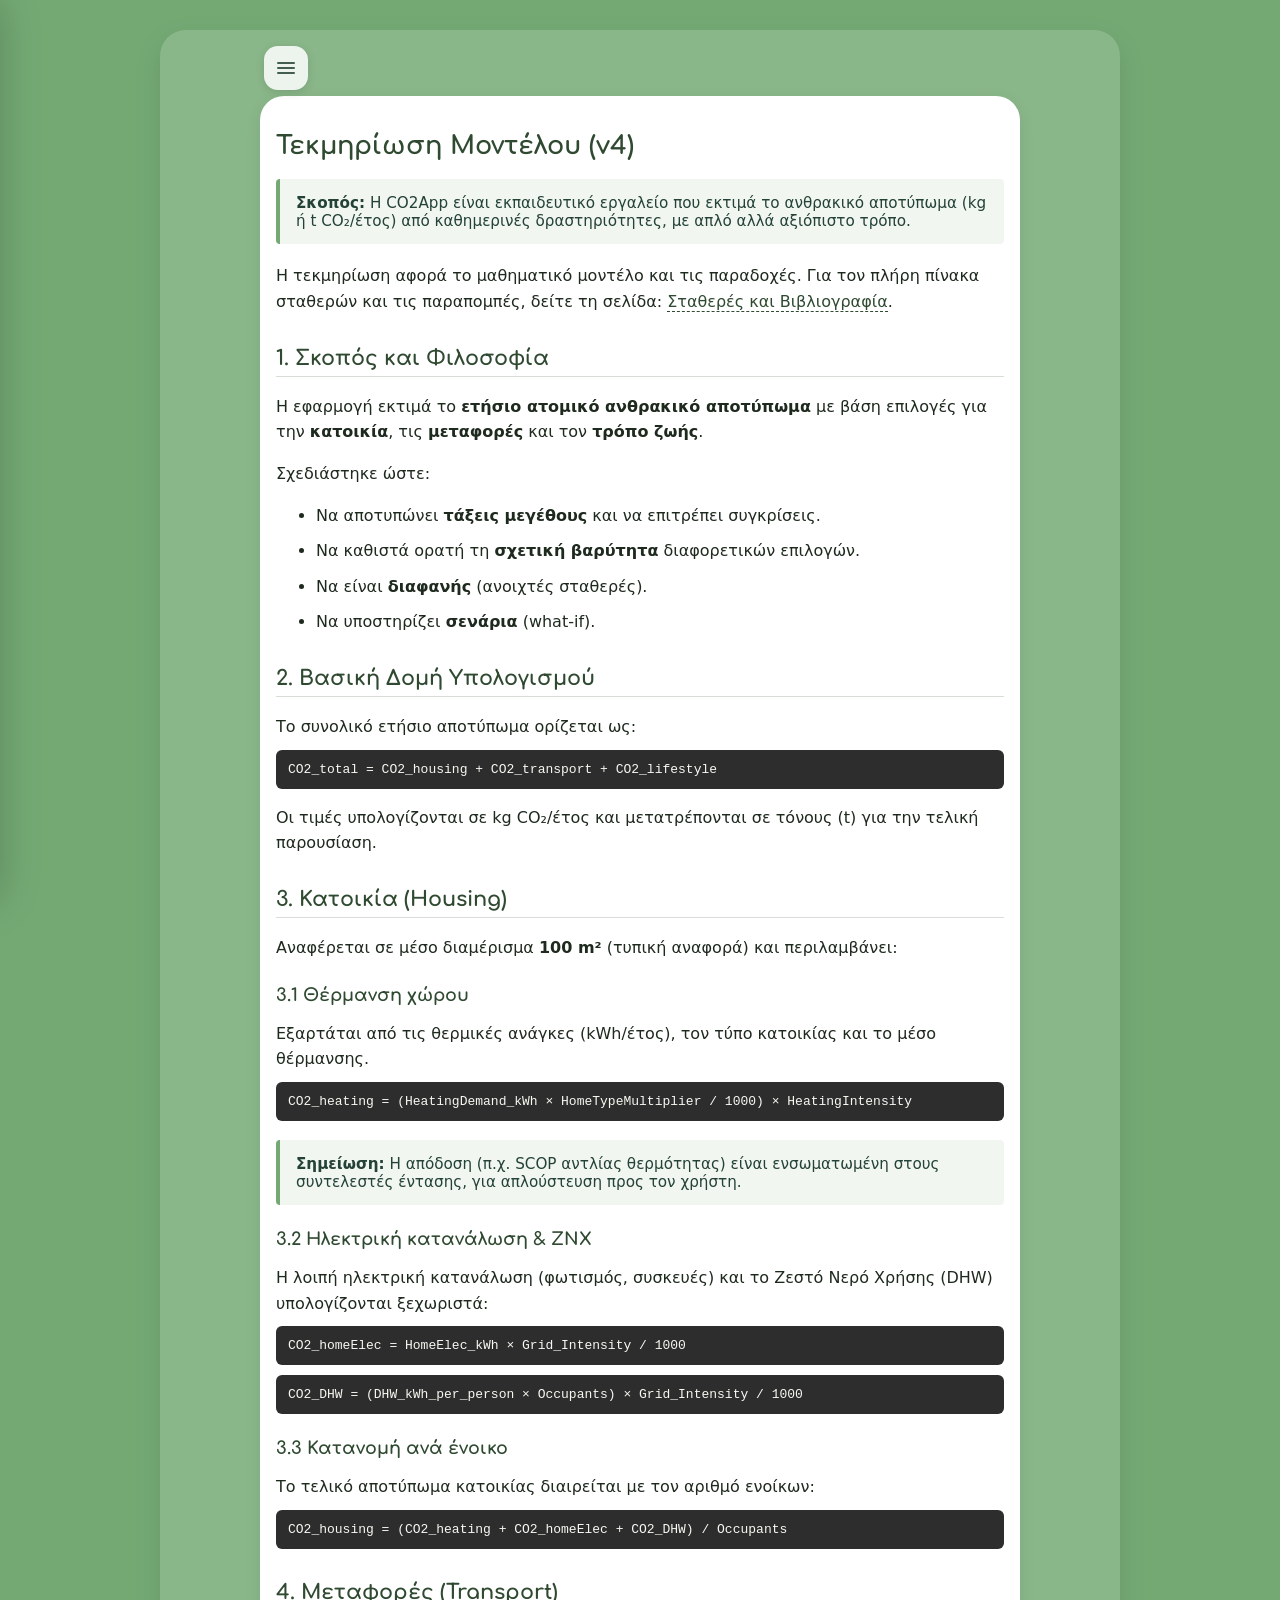
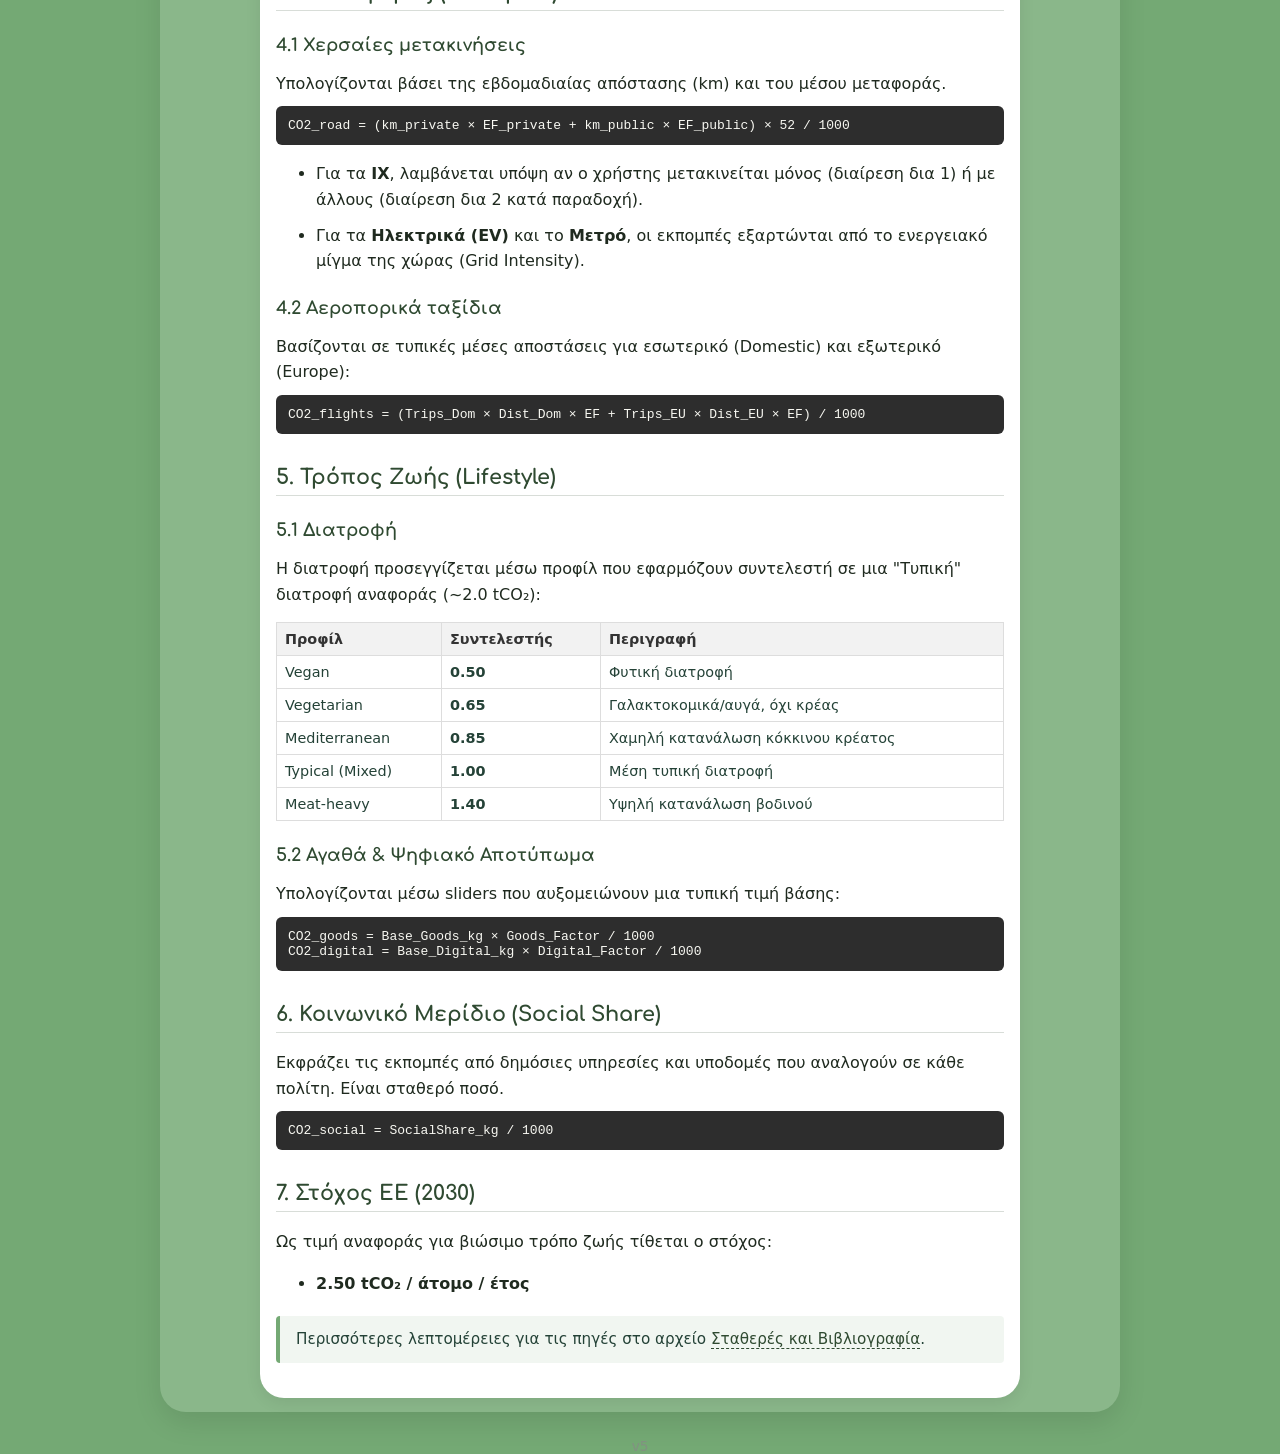
<file: pages/model.html>
<!DOCTYPE html>
<html lang="el">
<head>
  <meta charset="utf-8" />
  <meta name="viewport" content="width=device-width, initial-scale=1.0" />
  <title>CO2App – Τεκμηρίωση / Documentation</title>
  <link rel="apple-touch-icon" href="../assets/icons/icon-192.png" />
  <link rel="icon" href="../assets/icons/icon-192.png" />
  
  <script src="../js/version.js"></script>

  <script>
    function loadAsset(type, path) {
      var v = (typeof APP_BUILD !== 'undefined') ? APP_BUILD : Date.now();
      if (type === 'css') {
        document.write('<link rel="stylesheet" href="' + path + '?v=' + v + '">');
      } else if (type === 'js') {
        document.write('<script src="' + path + '?v=' + v + '"><\/script>');
      }
    }
    
    // Φόρτωση CSS
    loadAsset('css', '../styles.css');
  </script>

  <style>
    /* Styling ειδικά για την τεκμηρίωση ώστε να ταιριάζει με το V4 content */
    .docPage h1 { font-size: 1.6rem; color: #2f4a31; margin-top: 1.2rem; margin-bottom: 0.5rem; }
    .docPage h2 { font-size: 1.3rem; color: #2f4a31; margin-top: 2rem; border-bottom: 1px solid #d8ddd8; padding-bottom: 6px; }
    .docPage h3 { font-size: 1.1rem; color: #2f4a31; margin-top: 1.5rem; margin-bottom: 0.5rem; }
    .docPage p, .docPage li { line-height: 1.6; color: #1f2a1f; margin-bottom: 10px; }
    
    .docPage .pill {
      display: inline-block; padding: 0.15rem 0.6rem; border-radius: 999px;
      background: rgba(49,78,78,0.08); margin-right: 0.35rem; font-size: 0.9rem; font-weight: bold;
    }
    .docPage .note {
      background: rgba(116,169,116,0.10);
      border-left: 4px solid #74a974;
      border-radius: 4px; padding: 0.9rem 1rem; margin: 1.2rem 0; font-size: 0.95rem;
    }
    .docPage .warn {
      background: rgba(255,159,64,0.12);
      border-left: 4px solid #f56c6c;
      border-radius: 4px; padding: 0.9rem 1rem; margin: 1.2rem 0; font-size: 0.95rem;
    }
    .docPage code { 
      background: #f4f6f4; color: #d63384; padding: 0.1rem 0.3rem; border-radius: 4px; font-family: monospace; font-size: 0.95em; 
    }
    .docPage pre {
      background: #2d2d2d; color: #f8f8f2; padding: 12px; border-radius: 6px; overflow-x: auto; font-family: monospace; margin: 10px 0;
    }
    .docPage table { width: 100%; border-collapse: collapse; margin: 15px 0; font-size: 0.9rem; }
    .docPage th, .docPage td { border: 1px solid #ddd; padding: 8px; text-align: left; }
    .docPage th { background-color: #f2f2f2; color: #333; }
    
    .docPage a.inline { text-decoration: none; color: #2f4a31; border-bottom: 1px dashed #2f4a31; }
    .docPage a.inline:hover { border-bottom: 1px solid #2f4a31; }

    .langBlock { display: none; }
    .langBlock.active { display: block; }
  </style>
</head>
<body>
  <div class="container">
    <div class="panel infoWide">
      <div class="topbar">
        <button class="iconBtn" id="menuBtn" aria-label="Menu"><span class="hamburger"><span></span></span></button>
        <div class="topbarSpacer"></div>
      </div>

      <div class="card">
        <div class="docPage">

          <div id="doc-el" class="langBlock">
            <h1>Τεκμηρίωση Μοντέλου (v4)</h1>

            <div class="note">
              <strong>Σκοπός:</strong> Η CO2App είναι εκπαιδευτικό εργαλείο που εκτιμά το ανθρακικό αποτύπωμα (kg ή t CO₂/έτος) από καθημερινές δραστηριότητες, με απλό αλλά αξιόπιστο τρόπο.
            </div>

            <p>
              Η τεκμηρίωση αφορά το μαθηματικό μοντέλο και τις παραδοχές. Για τον πλήρη πίνακα σταθερών και τις παραπομπές, δείτε τη σελίδα:
              <a class="inline" href="values.html">Σταθερές και Βιβλιογραφία</a>.
            </p>

            <h2>1. Σκοπός και Φιλοσοφία</h2>
            <p>Η εφαρμογή εκτιμά το <strong>ετήσιο ατομικό ανθρακικό αποτύπωμα</strong> με βάση επιλογές για την <strong>κατοικία</strong>, τις <strong>μεταφορές</strong> και τον <strong>τρόπο ζωής</strong>.</p>
            <p>Σχεδιάστηκε ώστε:</p>
            <ul>
              <li>Να αποτυπώνει <strong>τάξεις μεγέθους</strong> και να επιτρέπει συγκρίσεις.</li>
              <li>Να καθιστά ορατή τη <strong>σχετική βαρύτητα</strong> διαφορετικών επιλογών.</li>
              <li>Να είναι <strong>διαφανής</strong> (ανοιχτές σταθερές).</li>
              <li>Να υποστηρίζει <strong>σενάρια</strong> (what-if).</li>
            </ul>

            <h2>2. Βασική Δομή Υπολογισμού</h2>
            <p>Το συνολικό ετήσιο αποτύπωμα ορίζεται ως:</p>
            <pre>CO2_total = CO2_housing + CO2_transport + CO2_lifestyle</pre>
            <p>Οι τιμές υπολογίζονται σε kg CO₂/έτος και μετατρέπονται σε τόνους (t) για την τελική παρουσίαση.</p>

            <h2>3. Κατοικία (Housing)</h2>
            <p>Αναφέρεται σε μέσο διαμέρισμα <strong>100 m²</strong> (τυπική αναφορά) και περιλαμβάνει:</p>

            <h3>3.1 Θέρμανση χώρου</h3>
            <p>Εξαρτάται από τις θερμικές ανάγκες (kWh/έτος), τον τύπο κατοικίας και το μέσο θέρμανσης.</p>
            <pre>CO2_heating = (HeatingDemand_kWh × HomeTypeMultiplier / 1000) × HeatingIntensity</pre>
            <div class="note">
              <strong>Σημείωση:</strong> Η απόδοση (π.χ. SCOP αντλίας θερμότητας) είναι ενσωματωμένη στους συντελεστές έντασης, για απλούστευση προς τον χρήστη.
            </div>

            <h3>3.2 Ηλεκτρική κατανάλωση &amp; ΖΝΧ</h3>
            <p>Η λοιπή ηλεκτρική κατανάλωση (φωτισμός, συσκευές) και το Ζεστό Νερό Χρήσης (DHW) υπολογίζονται ξεχωριστά:</p>
            <pre>CO2_homeElec = HomeElec_kWh × Grid_Intensity / 1000</pre>
            <pre>CO2_DHW = (DHW_kWh_per_person × Occupants) × Grid_Intensity / 1000</pre>

            <h3>3.3 Κατανομή ανά ένοικο</h3>
            <p>Το τελικό αποτύπωμα κατοικίας διαιρείται με τον αριθμό ενοίκων:</p>
            <pre>CO2_housing = (CO2_heating + CO2_homeElec + CO2_DHW) / Occupants</pre>

            <h2>4. Μεταφορές (Transport)</h2>
            
            <h3>4.1 Χερσαίες μετακινήσεις</h3>
            <p>Υπολογίζονται βάσει της εβδομαδιαίας απόστασης (km) και του μέσου μεταφοράς.</p>
            <pre>CO2_road = (km_private × EF_private + km_public × EF_public) × 52 / 1000</pre>
            <ul>
              <li>Για τα <strong>ΙΧ</strong>, λαμβάνεται υπόψη αν ο χρήστης μετακινείται μόνος (διαίρεση δια 1) ή με άλλους (διαίρεση δια 2 κατά παραδοχή).</li>
              <li>Για τα <strong>Ηλεκτρικά (EV)</strong> και το <strong>Μετρό</strong>, οι εκπομπές εξαρτώνται από το ενεργειακό μίγμα της χώρας (Grid Intensity).</li>
            </ul>

            <h3>4.2 Αεροπορικά ταξίδια</h3>
            <p>Βασίζονται σε τυπικές μέσες αποστάσεις για εσωτερικό (Domestic) και εξωτερικό (Europe):</p>
            <pre>CO2_flights = (Trips_Dom × Dist_Dom × EF + Trips_EU × Dist_EU × EF) / 1000</pre>

            <h2>5. Τρόπος Ζωής (Lifestyle)</h2>

            <h3>5.1 Διατροφή</h3>
            <p>Η διατροφή προσεγγίζεται μέσω προφίλ που εφαρμόζουν συντελεστή σε μια "Τυπική" διατροφή αναφοράς (~2.0 tCO₂):</p>
            <table>
              <thead><tr><th>Προφίλ</th><th>Συντελεστής</th><th>Περιγραφή</th></tr></thead>
              <tbody>
                <tr><td>Vegan</td><td><strong>0.50</strong></td><td>Φυτική διατροφή</td></tr>
                <tr><td>Vegetarian</td><td><strong>0.65</strong></td><td>Γαλακτοκομικά/αυγά, όχι κρέας</td></tr>
                <tr><td>Mediterranean</td><td><strong>0.85</strong></td><td>Χαμηλή κατανάλωση κόκκινου κρέατος</td></tr>
                <tr><td>Typical (Mixed)</td><td><strong>1.00</strong></td><td>Μέση τυπική διατροφή</td></tr>
                <tr><td>Meat-heavy</td><td><strong>1.40</strong></td><td>Υψηλή κατανάλωση βοδινού</td></tr>
              </tbody>
            </table>

            <h3>5.2 Αγαθά &amp; Ψηφιακό Αποτύπωμα</h3>
            <p>Υπολογίζονται μέσω sliders που αυξομειώνουν μια τυπική τιμή βάσης:</p>
            <pre>CO2_goods = Base_Goods_kg × Goods_Factor / 1000
CO2_digital = Base_Digital_kg × Digital_Factor / 1000</pre>

            <h2>6. Κοινωνικό Μερίδιο (Social Share)</h2>
            <p>Εκφράζει τις εκπομπές από δημόσιες υπηρεσίες και υποδομές που αναλογούν σε κάθε πολίτη. Είναι σταθερό ποσό.</p>
            <pre>CO2_social = SocialShare_kg / 1000</pre>

            <h2>7. Στόχος ΕΕ (2030)</h2>
            <p>Ως τιμή αναφοράς για βιώσιμο τρόπο ζωής τίθεται ο στόχος:</p>
            <ul><li><strong>2.50 tCO₂ / άτομο / έτος</strong></li></ul>

            <div class="note">
              Περισσότερες λεπτομέρειες για τις πηγές στο αρχείο <a class="inline" href="values.html">Σταθερές και Βιβλιογραφία</a>.
            </div>
          </div>

          <div id="doc-en" class="langBlock">
            <h1>Model Documentation (v4)</h1>

            <div class="note">
              <strong>Purpose:</strong> CO2App is an educational tool estimating the annual carbon footprint (kg or t CO₂/year) based on daily activities, in a simple yet reliable way.
            </div>

            <p>
              This documentation covers the mathematical model and assumptions. For the full table of constants and references, please see:
              <a class="inline" href="values.html">Values &amp; References</a>.
            </p>

            <h2>1. Purpose &amp; Philosophy</h2>
            <p>The app estimates <strong>individual annual carbon footprint</strong> based on choices regarding <strong>housing</strong>, <strong>transport</strong>, and <strong>lifestyle</strong>.</p>
            <p>Designed to:</p>
            <ul>
              <li>Illustrate <strong>orders of magnitude</strong> and allow comparisons.</li>
              <li>Highlight the <strong>relative weight</strong> of different choices.</li>
              <li>Be <strong>transparent</strong> (open constants).</li>
              <li>Support <strong>what-if scenarios</strong>.</li>
            </ul>

            <h2>2. Calculation Structure</h2>
            <p>Total annual footprint is defined as:</p>
            <pre>CO2_total = CO2_housing + CO2_transport + CO2_lifestyle</pre>
            <p>Values are calculated in kg CO₂/year and converted to tons (t) for display.</p>

            <h2>3. Housing</h2>
            <p>Refers to a standard <strong>100 m²</strong> apartment reference and includes:</p>

            <h3>3.1 Space Heating</h3>
            <p>Depends on thermal needs (kWh/year), home type, and heating source.</p>
            <pre>CO2_heating = (HeatingDemand_kWh × HomeTypeMultiplier / 1000) × HeatingIntensity</pre>
            <div class="note">
              <strong>Note:</strong> Efficiency (e.g., Heat Pump SCOP) is integrated into the intensity factors for simplicity.
            </div>

            <h3>3.2 Electricity &amp; DHW</h3>
            <p>Other electricity consumption (appliances, lighting) and Domestic Hot Water (DHW) are calculated separately:</p>
            <pre>CO2_homeElec = HomeElec_kWh × Grid_Intensity / 1000</pre>
            <pre>CO2_DHW = (DHW_kWh_per_person × Occupants) × Grid_Intensity / 1000</pre>

            <h3>3.3 Allocation per occupant</h3>
            <p>The final housing footprint is divided by the number of occupants:</p>
            <pre>CO2_housing = (CO2_heating + CO2_homeElec + CO2_DHW) / Occupants</pre>

            <h2>4. Transport</h2>
            
            <h3>4.1 Land Transport</h3>
            <p>Calculated based on weekly distance (km) and mode of transport.</p>
            <pre>CO2_road = (km_private × EF_private + km_public × EF_public) × 52 / 1000</pre>
            <ul>
              <li>For <strong>Cars</strong>, we consider if the user travels alone (divide by 1) or carpools (divide by 2, assumption).</li>
              <li>For <strong>EVs</strong> and <strong>Metro/Tram</strong>, emissions depend on the national Grid Intensity.</li>
            </ul>

            <h3>4.2 Air Travel</h3>
            <p>Based on typical average distances for Domestic and European flights:</p>
            <pre>CO2_flights = (Trips_Dom × Dist_Dom × EF + Trips_EU × Dist_EU × EF) / 1000</pre>

            <h2>5. Lifestyle</h2>

            <h3>5.1 Diet</h3>
            <p>Diet is approximated via profiles applying a factor to a "Typical" reference diet (~2.0 tCO₂):</p>
            <table>
              <thead><tr><th>Profile</th><th>Factor</th><th>Description</th></tr></thead>
              <tbody>
                <tr><td>Vegan</td><td><strong>0.50</strong></td><td>Plant-based</td></tr>
                <tr><td>Vegetarian</td><td><strong>0.65</strong></td><td>Dairy/eggs, no meat</td></tr>
                <tr><td>Mediterranean</td><td><strong>0.85</strong></td><td>Low red meat consumption</td></tr>
                <tr><td>Typical (Mixed)</td><td><strong>1.00</strong></td><td>Average mixed diet</td></tr>
                <tr><td>Meat-heavy</td><td><strong>1.40</strong></td><td>High beef consumption</td></tr>
              </tbody>
            </table>

            <h3>5.2 Goods &amp; Digital Footprint</h3>
            <p>Calculated via sliders adjusting a base typical value:</p>
            <pre>CO2_goods = Base_Goods_kg × Goods_Factor / 1000
CO2_digital = Base_Digital_kg × Digital_Factor / 1000</pre>

            <h2>6. Social Share</h2>
            <p>Represents emissions from public services and infrastructure allocated to each citizen. It is a fixed amount.</p>
            <pre>CO2_social = SocialShare_kg / 1000</pre>

            <h2>7. EU Target (2030)</h2>
            <p>The reference target for a sustainable lifestyle is set at:</p>
            <ul><li><strong>2.50 tCO₂ / person / year</strong></li></ul>

            <div class="note">
              More details on sources in <a class="inline" href="values.html">Values &amp; References</a>.
            </div>
          </div>

        </div>
      </div>
    </div>
  </div>

  <div class="drawerBackdrop" id="drawerBackdrop" aria-hidden="true"></div>
  <nav class="drawer" id="drawer" aria-hidden="true">
    <div class="drawerHeader">
      <div class="drawerTitle">CO2App</div>
      <button class="drawerClose" id="drawerClose" aria-label="close">×</button>
    </div>
    <div class="drawerNav" id="drawerNav"></div>
    <div class="drawerLang" id="drawerLang"></div>
  </nav>

  <script>
    loadAsset('js', '../js/common.js');
    loadAsset('js', '../js/menu.js');
  </script>

  <div id="versionDisplay" style="text-align:center; font-size:0.85rem; color:#888; margin-top:2rem; margin-bottom:1rem; opacity:0.7;"></div>

  <script>
    if (document.getElementById('versionDisplay') && typeof APP_VER !== 'undefined') {
      document.getElementById('versionDisplay').innerText = 'v' + APP_VER;
    }
  </script>

  <script>
    function applyLang(){
      const lang = (localStorage.getItem('lang') || 'el');
      document.getElementById('doc-el').classList.toggle('active', lang === 'el');
      document.getElementById('doc-en').classList.toggle('active', lang === 'en');
      document.documentElement.lang = lang;
      document.title = (lang === 'en') ? 'CO2App – Documentation' : 'CO2App – Τεκμηρίωση';
    }
    document.addEventListener('DOMContentLoaded', applyLang);
  </script>
</body>
</html>
</file>
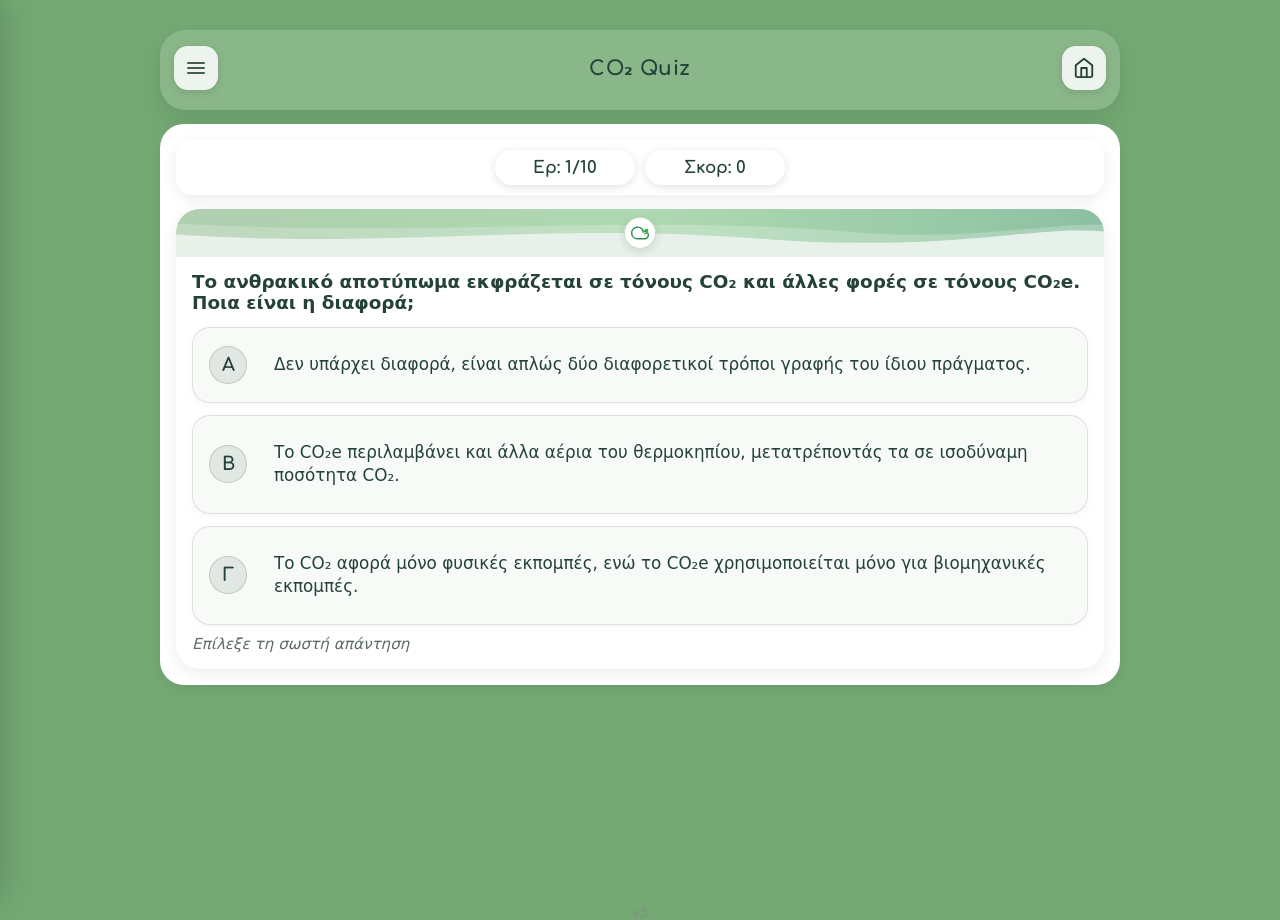
<file: pages/quiz.html>
<!DOCTYPE html>
<html lang="el">
<head>
  <meta charset="utf-8"/>
  <meta content="width=device-width, initial-scale=1" name="viewport"/>
  <title>CO2 Quiz</title>
  <link href="../manifest.webmanifest" rel="manifest"/>
  <meta content="#74a974" name="theme-color"/>
  <meta content="yes" name="apple-mobile-web-app-capable"/>
  <link href="../assets/icons/icon-192.png" rel="apple-touch-icon"/>
  
  <script src="../js/version.js"></script>

  <script>
    function loadAsset(type, path) {
      var v = (typeof APP_BUILD !== 'undefined') ? APP_BUILD : Date.now();
      if (type === 'css') {
        document.write('<link rel="stylesheet" href="' + path + '?v=' + v + '">');
      } else if (type === 'js') {
        document.write('<script src="' + path + '?v=' + v + '"><\/script>');
      }
    }
    
    // Φόρτωση CSS
    loadAsset('css', '../styles.css');
  </script>
</head>
<body>
  <div class="container">
    <div class="panel" id="mainPanel">
      <div class="topbar">
        <button aria-label="Menu" class="iconBtn" id="menuBtn"><span class="hamburger"><span></span></span></button>
        <div class="topbarTitle">CO₂ Quiz</div>
        <a href="../index.html" aria-label="Home" class="iconBtn" id="btnHomeTop">
          <svg viewBox="0 0 24 24" width="22" height="22" fill="none" stroke="currentColor" stroke-width="2" stroke-linecap="round" stroke-linejoin="round">
            <path d="M3 9l9-7 9 7v11a2 2 0 0 1-2 2H5a2 2 0 0 1-2-2z"></path>
            <polyline points="9 22 9 12 15 12 15 22"></polyline>
          </svg>
        </a>
      </div>
    </div>

    <div class="card quizShell">
      <div class="statsBar">
        <div id="qLabel" class="statPill"></div>
        <div id="scoreLabel" class="statPill"></div>
      </div>

      <div class="card quizCard" id="quizCard">
        <div class="quizHeaderBanner" aria-hidden="true">
          <svg class="quizBannerSvg" viewBox="0 0 500 60" preserveAspectRatio="none" xmlns="http://www.w3.org/2000/svg">
            <defs>
              <linearGradient id="ecoBannerGrad" x1="0%" y1="0%" x2="100%" y2="0%">
                <stop offset="0%" stop-color="#74a974" stop-opacity="0.35"/>
                <stop offset="50%" stop-color="#4caf50" stop-opacity="0.25"/>
                <stop offset="100%" stop-color="#2e8b57" stop-opacity="0.35"/>
              </linearGradient>
            </defs>
            <path d="M0,32 C120,50 200,15 320,38 C420,54 460,20 500,28 L500,0 L0,0 Z" fill="url(#ecoBannerGrad)"/>
            <path d="M0,18 C140,36 240,6 360,28 C430,42 470,16 500,20 L500,0 L0,0 Z" fill="url(#ecoBannerGrad)" opacity="0.6"/>
          </svg>
          <div class="quizBannerBadge">
            <svg viewBox="0 0 24 24" width="20" height="20" fill="none" stroke="currentColor" stroke-width="2" stroke-linecap="round" stroke-linejoin="round">
              <path d="M17.5 19H9a7 7 0 1 1 6.71-9h1.79a4.5 4.5 0 1 1 0 9Z" stroke="#2e8b57" stroke-width="1.8" fill="rgba(255,255,255,0.9)"/>
              <path d="M16 11c1-2 3.5-3 5-3 0 2-1 4-3 5" stroke="#4caf50" stroke-width="2" fill="none"/>
            </svg>
          </div>
        </div>
        <div class="questionText" id="question"></div>
        <div class="optionsContainer" id="optionsContainer">
          <button class="optionCard" id="optCard1" data-choice="1">
            <span class="optBadge" id="badge1">A</span>
            <span class="optionText" id="opt1"></span>
          </button>
          <button class="optionCard" id="optCard2" data-choice="2">
            <span class="optBadge" id="badge2">B</span>
            <span class="optionText" id="opt2"></span>
          </button>
          <button class="optionCard" id="optCard3" data-choice="3">
            <span class="optBadge" id="badge3">Γ</span>
            <span class="optionText" id="opt3"></span>
          </button>
        </div>
        <div class="hint" id="hint"></div>

        <!-- Inset Explanation Card (Overlay) -->
        <div class="answerCard insetAnswerCard" id="answerCard" style="display:none;">
          <div class="answerHead">
            <div id="answerTitle" class="answerTitle"></div>
            <button class="iconBtn answerClose" id="btnAnswerClose" type="button" aria-label="Close">×</button>
          </div>
          <div class="explain" id="answerExplain"></div>
          <div class="small" id="answerSource" style="margin-top:8px;"></div>
          <div class="answerActions" style="margin-top:12px; display:flex; justify-content:flex-end;">
            <button class="pillBtn continueBtn" id="btnContinue" type="button">Συνέχεια ›</button>
          </div>
        </div>
      </div>

      <div class="choicesRow" id="choicesRow" style="display:none;">
        <button class="choiceBtn" data-choice="1">A</button>
        <button class="choiceBtn" data-choice="2">B</button>
        <button class="choiceBtn" data-choice="3">Γ</button>
      </div>
    </div>
  </div>

  <script>
    loadAsset('js', '../js/common.js');
    loadAsset('js', '../js/menu.js');
    loadAsset('js', '../js/quiz.js');
  </script>

  <div id="versionDisplay" style="text-align:center; font-size:0.85rem; color:#888; margin-top:2rem; margin-bottom:1rem; opacity:0.7;"></div>

  <script>
    if (document.getElementById('versionDisplay') && typeof APP_VER !== 'undefined') {
      document.getElementById('versionDisplay').innerText = 'v' + APP_VER;
    }
  </script>

  <div aria-hidden="true" class="drawerBackdrop" id="drawerBackdrop"></div>
  <nav aria-hidden="true" class="drawer" id="drawer">
    <div class="drawerHeader">
      <div class="drawerTitle">CO2app</div>
      <button aria-label="Close menu" class="iconBtn" id="drawerClose">×</button>
    </div>
    <div class="drawerSection" id="drawerNav"></div>
    <div class="drawerSection" id="drawerLang"></div>
  </nav>
</body>
</html>
</file>
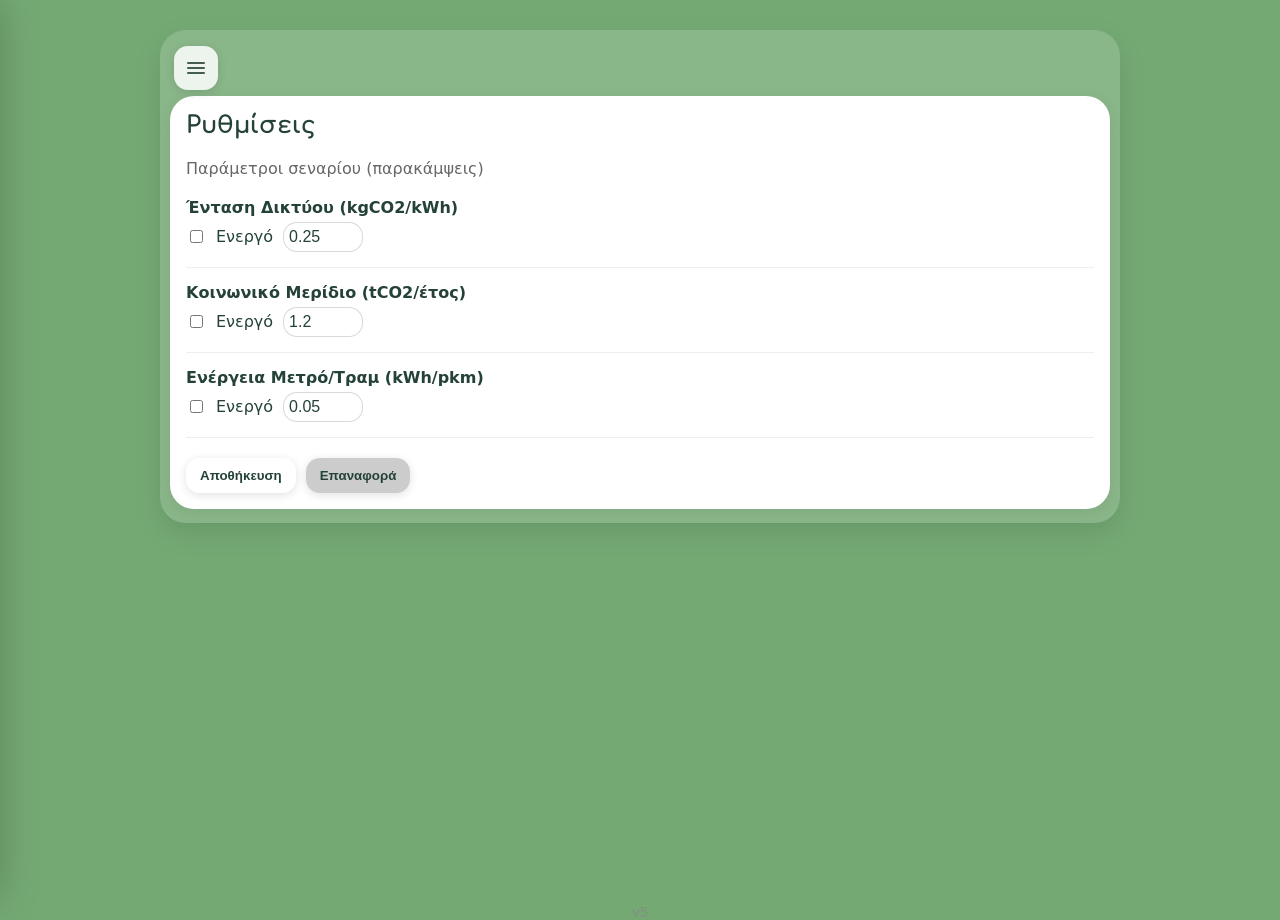
<file: pages/settings.html>
<!DOCTYPE html>
<html lang="el">
<head>
  <meta charset="utf-8">
  <meta name="viewport" content="width=device-width, initial-scale=1.0">
  <title>CO2App – Settings</title>
  <link rel="manifest" href="../manifest.webmanifest">
  <meta name="theme-color" content="#74a974">
  <meta name="apple-mobile-web-app-capable" content="yes">
  <link rel="apple-touch-icon" href="../assets/icons/icon-192.png">

  <script src="../js/version.js"></script>

  <script>
    function loadAsset(type, path) {
      var v = (typeof APP_BUILD !== 'undefined') ? APP_BUILD : Date.now();
      if (type === 'css') {
        document.write('<link rel="stylesheet" href="' + path + '?v=' + v + '">');
      } else if (type === 'js') {
        document.write('<script src="' + path + '?v=' + v + '"><\/script>');
      }
    }
    
    // Φόρτωση CSS δυναμικά
    loadAsset('css', '../styles.css');
  </script>

  <style>
    /* Διατηρούμε το layout, αλλά αφαιρούμε τα στυλ των κουμπιών για να πάρουν αυτά του styles.css */
    .setting-row { margin-bottom: 15px; padding-bottom: 15px; border-bottom: 1px solid #eee; }
    .setting-row label { display: block; margin-bottom: 5px; font-weight: bold; }
    .setting-controls { display: flex; align-items: center; gap: 10px; }
    /* Προσθήκη κενού ανάμεσα στα κουμπιά */
    .btn-group { margin-top: 20px; display: flex; gap: 10px; }
    input[type="number"] { padding: 5px; width: 80px; }
  </style>
</head>
<body>
  <div class="container">
    <div class="panel">
      <div class="topbar">
        <button class="iconBtn" id="menuBtn" aria-label="Menu"><span class="hamburger"><span></span></span></button>
        <div class="topbarSpacer"></div>
      </div>
      
      <div class="card">
        <h2 id="pageTitle" style="margin-top:0;">Settings</h2>
        <p id="pageSubtitle" class="small">Scenario parameters (Overrides)</p>
        
        <div id="settingsContainer" style="margin-top: 20px;">
          
          <div class="setting-row">
            <label id="lblGrid">Grid CI (kgCO2/kWh)</label>
            <div class="setting-controls">
              <input type="checkbox" id="ciEnable">
              <label for="ciEnable" id="lblEn1" style="font-weight:normal; margin:0;">Enable</label>
              <input type="number" id="ciValue" step="0.01" placeholder="0.25">
            </div>
          </div>

          <div class="setting-row">
            <label id="lblSocial">Social Share Goal (tCO2/year)</label>
            <div class="setting-controls">
              <input type="checkbox" id="socialEnable">
              <label for="socialEnable" id="lblEn2" style="font-weight:normal; margin:0;">Enable</label>
              <input type="number" id="socialValue" step="0.1" placeholder="1.2">
            </div>
          </div>

          <div class="setting-row">
            <label id="lblMetro">Metro/Tram Energy (kWh/pkm)</label>
            <div class="setting-controls">
              <input type="checkbox" id="metroEnergyEnable">
              <label for="metroEnergyEnable" id="lblEn3" style="font-weight:normal; margin:0;">Enable</label>
              <input type="number" id="metroEnergyValue" step="0.01" placeholder="0.05">
            </div>
          </div>

          <div class="btn-group">
            <button id="saveBtn" class="pillBtn">Save</button>
            <button id="resetBtn" class="pillBtn" style="background-color: #ccc; color: #333;">Reset</button>
          </div>

        </div> 
      </div>
    </div>
  </div>

  <div class="drawerBackdrop" id="drawerBackdrop"></div>
  <nav class="drawer" id="drawer">
    <div class="drawerHeader">
      <div class="drawerTitle">CO2App</div>
      <button class="iconBtn" id="drawerClose">×</button>
    </div>
    <div class="drawerSection" id="drawerNav"></div>
    <div class="drawerSection" id="drawerLang"></div>
  </nav>

  <script>
    loadAsset('js', '../js/common.js');
    loadAsset('js', '../js/menu.js');
    loadAsset('js', '../js/settings.js');
  </script>

  <div id="versionDisplay" style="text-align:center; font-size:0.85rem; color:#888; margin-top:2rem; margin-bottom:1rem; opacity:0.7;"></div>

  <script>
    if (document.getElementById('versionDisplay') && typeof APP_VER !== 'undefined') {
      document.getElementById('versionDisplay').innerText = 'v' + APP_VER;
    }
  </script>
</body>
</html>
</file>
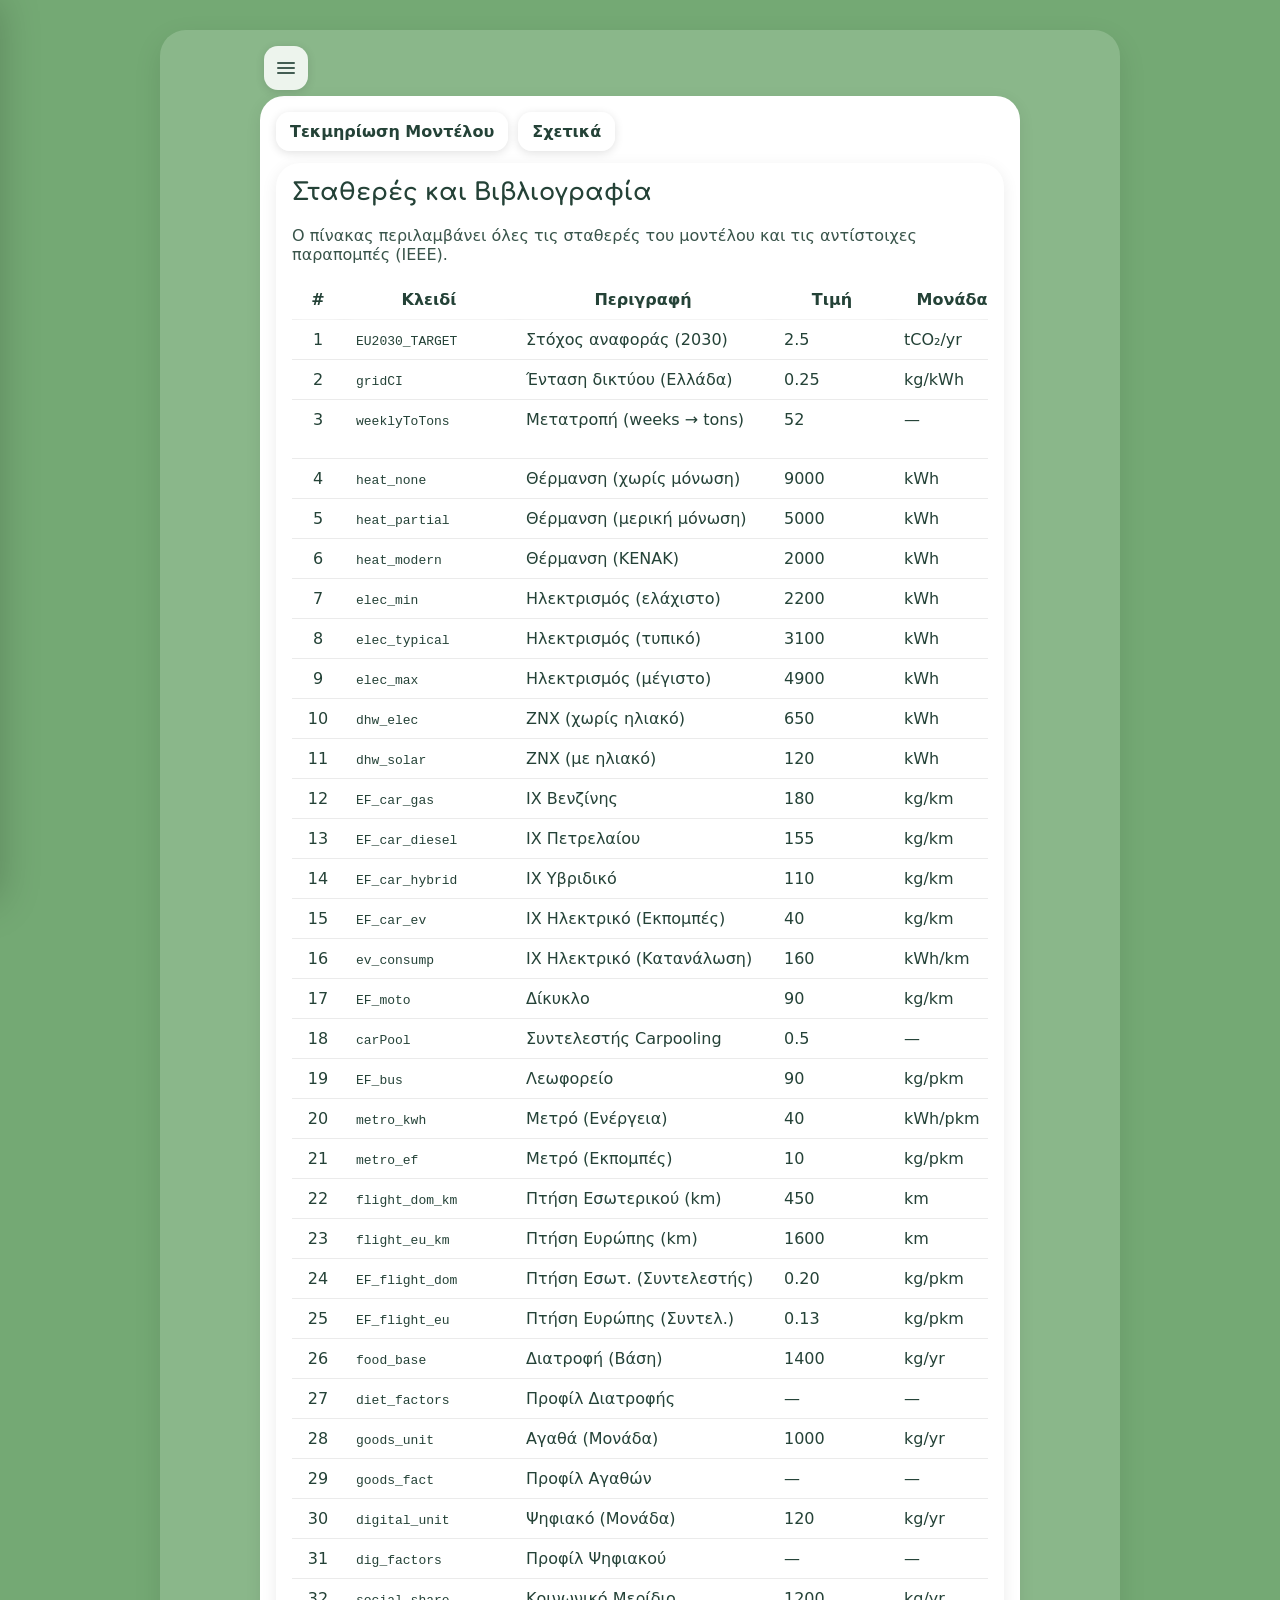
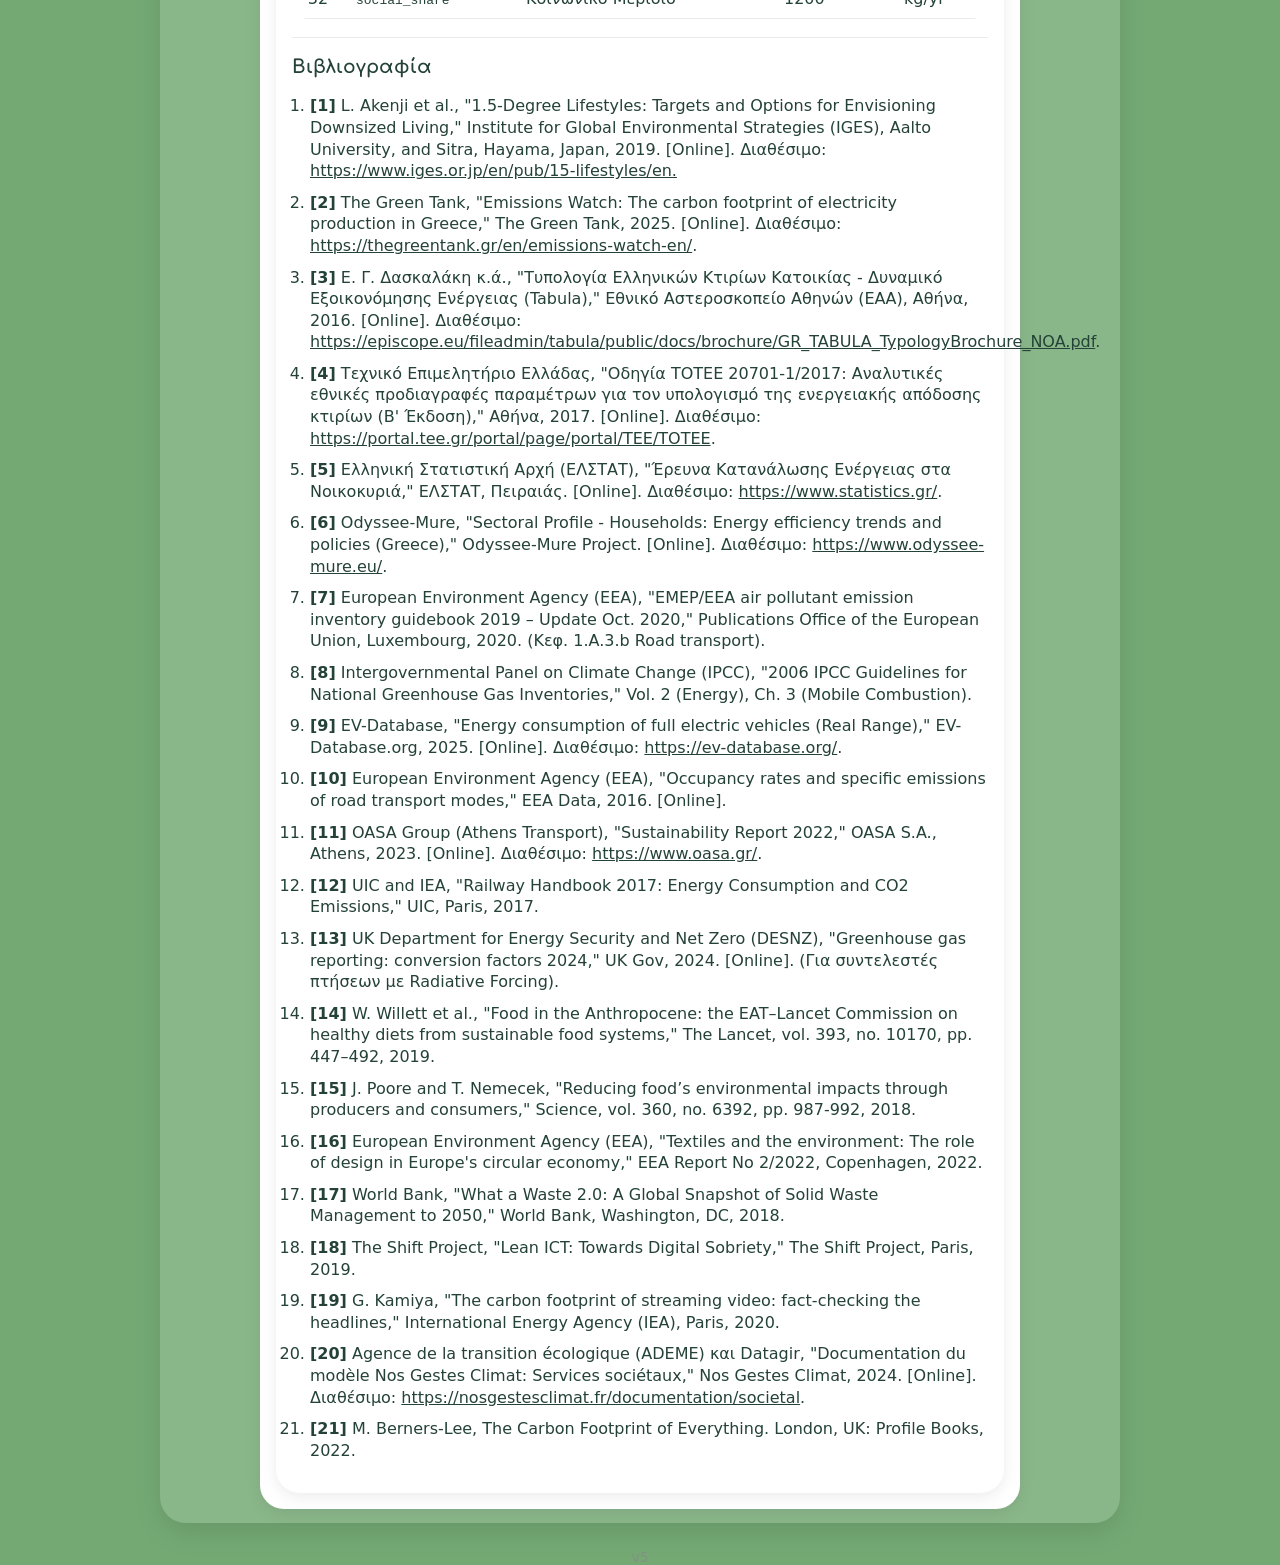
<file: pages/values.html>
<!DOCTYPE html>
<html lang="el">
<head>
  <meta charset="utf-8"/>
  <meta name="viewport" content="width=device-width, initial-scale=1"/>
  <title>CO2App – Σταθερές και Βιβλιογραφία</title>
  <link href="../manifest.webmanifest" rel="manifest"/>
  <meta name="theme-color" content="#74a974"/>
  <meta name="apple-mobile-web-app-capable" content="yes"/>
  <link href="../assets/icons/icon-192.png" rel="apple-touch-icon"/>
  
  <script src="../js/version.js"></script>

  <script>
    function loadAsset(type, path) {
      var v = (typeof APP_BUILD !== 'undefined') ? APP_BUILD : Date.now();
      if (type === 'css') {
        document.write('<link rel="stylesheet" href="' + path + '?v=' + v + '">');
      } else if (type === 'js') {
        document.write('<script src="' + path + '?v=' + v + '"><\/script>');
      }
    }
    
    // Φόρτωση CSS
    loadAsset('css', '../styles.css');
  </script>
  <style>
    /* Small page-specific tweaks, keep app feel */
    .doc-card { max-width: 980px; margin: 0 auto; }
    .doc-card h2 { margin-top: 0; }
    .table-wrap { overflow-x: auto; border-radius: 16px; }
    table.values { width: 100%; border-collapse: collapse; min-width: 860px; }
    table.values th, table.values td { padding: 10px 12px; border-bottom: 1px solid rgba(0,0,0,0.08); vertical-align: top; }
    table.values thead th { position: sticky; top: 0; background: rgba(255,255,255,0.96); backdrop-filter: blur(8px); }
    .col-line { width: 52px; text-align: center; }
    .col-key { width: 170px; }
    .col-val { width: 120px; white-space: nowrap; }
    .col-unit { width: 120px; white-space: nowrap; }
    .col-ref { width: 140px; }
    .ref-link { font-weight: 600; text-decoration: none; }
    .ref-link:hover { text-decoration: underline; }
    .bib { padding-left: 18px; }
    .bib li { margin: 10px 0; line-height: 1.35; }
    .ref-num { font-weight: 700; }
    .lang-note { opacity: 0.9; }
    .divider { height: 1px; background: rgba(0,0,0,0.08); margin: 18px 0; }
  </style>
</head>
<body>
  <div class="container">
    <div class="panel infoWide" id="mainPanel">
      <div class="topbar">
        <button aria-label="Menu" class="iconBtn" id="menuBtn"><span class="hamburger"><span></span></span></button>
        <div class="topbarSpacer"></div>
      </div>

      <div class="card">
        <div style="display:flex; gap:10px; flex-wrap:wrap; margin:0 0 12px 0;">
          <a class="pillBtn" href="./model.html" style="text-decoration:none;">Τεκμηρίωση Μοντέλου</a>
          <a class="pillBtn" href="./info.html" style="text-decoration:none;">Σχετικά</a>
        </div>

        <div class="docPage">

      <section class="card doc-card">
        <h2 data-el="Σταθερές και Βιβλιογραφία" data-en="Constants & References">Τιμές & Παραπομπές</h2>
        <p class="lang-note" data-el="Ο πίνακας περιλαμβάνει όλες τις σταθερές του μοντέλου και τις αντίστοιχες παραπομπές (IEEE)."
           data-en="This table lists all model constants and the corresponding IEEE references.">
          Ο πίνακας περιλαμβάνει όλες τις σταθερές του μοντέλου και τις αντίστοιχες παραπομπές (IEEE).
        </p>

        <div class="table-wrap">
          <table class="values" aria-label="CO2App constants table">
            <thead>
              <tr>
                <th data-el="#" data-en="#">#</th>
                <th data-el="Κλειδί" data-en="Key">Κλειδί</th>
                <th data-el="Περιγραφή" data-en="Description">Περιγραφή</th>
                <th data-el="Τιμή" data-en="Value">Τιμή</th>
                <th data-el="Μονάδα" data-en="Unit">Μονάδα</th>
                <th data-el="Παραπομπές" data-en="Refs">Παραπομπές</th>
              </tr>
            </thead>
            <tbody>
              
      <tr>
        <td class="col-line">1</td>
        <td class="col-key"><code>EU2030_TARGET</code></td>
        <td class="col-desc">Στόχος αναφοράς (2030)</td>
        <td class="col-val">2.5</td>
        <td class="col-unit">tCO₂/yr</td>
        <td class="col-ref"><a class="ref-link" href="#ref-1">[1]</a></td>
      </tr>
    

      <tr>
        <td class="col-line">2</td>
        <td class="col-key"><code>gridCI</code></td>
        <td class="col-desc">Ένταση δικτύου (Ελλάδα)</td>
        <td class="col-val">0.25</td>
        <td class="col-unit">kg/kWh</td>
        <td class="col-ref"><a class="ref-link" href="#ref-2">[2]</a></td>
      </tr>
    

      <tr>
        <td class="col-line">3</td>
        <td class="col-key"><code>weeklyToTons</code></td>
        <td class="col-desc">Μετατροπή (weeks → tons)</td>
        <td class="col-val">52</td>
        <td class="col-unit">—</td>
        <td class="col-ref">(Μαθ. σταθερά)</td>
      </tr>
    

      <tr>
        <td class="col-line">4</td>
        <td class="col-key"><code>heat_none</code></td>
        <td class="col-desc">Θέρμανση (χωρίς μόνωση)</td>
        <td class="col-val">9000</td>
        <td class="col-unit">kWh</td>
        <td class="col-ref"><a class="ref-link" href="#ref-3">[3]</a>, <a class="ref-link" href="#ref-4">[4]</a></td>
      </tr>
    

      <tr>
        <td class="col-line">5</td>
        <td class="col-key"><code>heat_partial</code></td>
        <td class="col-desc">Θέρμανση (μερική μόνωση)</td>
        <td class="col-val">5000</td>
        <td class="col-unit">kWh</td>
        <td class="col-ref"><a class="ref-link" href="#ref-3">[3]</a>, <a class="ref-link" href="#ref-4">[4]</a></td>
      </tr>
    

      <tr>
        <td class="col-line">6</td>
        <td class="col-key"><code>heat_modern</code></td>
        <td class="col-desc">Θέρμανση (ΚΕΝΑΚ)</td>
        <td class="col-val">2000</td>
        <td class="col-unit">kWh</td>
        <td class="col-ref"><a class="ref-link" href="#ref-3">[3]</a>, <a class="ref-link" href="#ref-4">[4]</a></td>
      </tr>
    

      <tr>
        <td class="col-line">7</td>
        <td class="col-key"><code>elec_min</code></td>
        <td class="col-desc">Ηλεκτρισμός (ελάχιστο)</td>
        <td class="col-val">2200</td>
        <td class="col-unit">kWh</td>
        <td class="col-ref"><a class="ref-link" href="#ref-4">[4]</a>, <a class="ref-link" href="#ref-5">[5]</a>, <a class="ref-link" href="#ref-6">[6]</a></td>
      </tr>
    

      <tr>
        <td class="col-line">8</td>
        <td class="col-key"><code>elec_typical</code></td>
        <td class="col-desc">Ηλεκτρισμός (τυπικό)</td>
        <td class="col-val">3100</td>
        <td class="col-unit">kWh</td>
        <td class="col-ref"><a class="ref-link" href="#ref-4">[4]</a>, <a class="ref-link" href="#ref-5">[5]</a>, <a class="ref-link" href="#ref-6">[6]</a></td>
      </tr>
    

      <tr>
        <td class="col-line">9</td>
        <td class="col-key"><code>elec_max</code></td>
        <td class="col-desc">Ηλεκτρισμός (μέγιστο)</td>
        <td class="col-val">4900</td>
        <td class="col-unit">kWh</td>
        <td class="col-ref"><a class="ref-link" href="#ref-4">[4]</a>, <a class="ref-link" href="#ref-5">[5]</a>, <a class="ref-link" href="#ref-6">[6]</a></td>
      </tr>
    

      <tr>
        <td class="col-line">10</td>
        <td class="col-key"><code>dhw_elec</code></td>
        <td class="col-desc">ΖΝΧ (χωρίς ηλιακό)</td>
        <td class="col-val">650</td>
        <td class="col-unit">kWh</td>
        <td class="col-ref"><a class="ref-link" href="#ref-4">[4]</a></td>
      </tr>
    

      <tr>
        <td class="col-line">11</td>
        <td class="col-key"><code>dhw_solar</code></td>
        <td class="col-desc">ΖΝΧ (με ηλιακό)</td>
        <td class="col-val">120</td>
        <td class="col-unit">kWh</td>
        <td class="col-ref"><a class="ref-link" href="#ref-4">[4]</a></td>
      </tr>
    

      <tr>
        <td class="col-line">12</td>
        <td class="col-key"><code>EF_car_gas</code></td>
        <td class="col-desc">ΙΧ Βενζίνης</td>
        <td class="col-val">180</td>
        <td class="col-unit">kg/km</td>
        <td class="col-ref"><a class="ref-link" href="#ref-7">[7]</a>, <a class="ref-link" href="#ref-8">[8]</a></td>
      </tr>
    

      <tr>
        <td class="col-line">13</td>
        <td class="col-key"><code>EF_car_diesel</code></td>
        <td class="col-desc">ΙΧ Πετρελαίου</td>
        <td class="col-val">155</td>
        <td class="col-unit">kg/km</td>
        <td class="col-ref"><a class="ref-link" href="#ref-7">[7]</a>, <a class="ref-link" href="#ref-8">[8]</a></td>
      </tr>
    

      <tr>
        <td class="col-line">14</td>
        <td class="col-key"><code>EF_car_hybrid</code></td>
        <td class="col-desc">ΙΧ Υβριδικό</td>
        <td class="col-val">110</td>
        <td class="col-unit">kg/km</td>
        <td class="col-ref"><a class="ref-link" href="#ref-7">[7]</a>, <a class="ref-link" href="#ref-8">[8]</a></td>
      </tr>
    

      <tr>
        <td class="col-line">15</td>
        <td class="col-key"><code>EF_car_ev</code></td>
        <td class="col-desc">ΙΧ Ηλεκτρικό (Εκπομπές)</td>
        <td class="col-val">40</td>
        <td class="col-unit">kg/km</td>
        <td class="col-ref"><a class="ref-link" href="#ref-2">[2]</a>, <a class="ref-link" href="#ref-9">[9]</a></td>
      </tr>
    

      <tr>
        <td class="col-line">16</td>
        <td class="col-key"><code>ev_consump</code></td>
        <td class="col-desc">ΙΧ Ηλεκτρικό (Κατανάλωση)</td>
        <td class="col-val">160</td>
        <td class="col-unit">kWh/km</td>
        <td class="col-ref"><a class="ref-link" href="#ref-9">[9]</a></td>
      </tr>
    

      <tr>
        <td class="col-line">17</td>
        <td class="col-key"><code>EF_moto</code></td>
        <td class="col-desc">Δίκυκλο</td>
        <td class="col-val">90</td>
        <td class="col-unit">kg/km</td>
        <td class="col-ref"><a class="ref-link" href="#ref-7">[7]</a></td>
      </tr>
    

      <tr>
        <td class="col-line">18</td>
        <td class="col-key"><code>carPool</code></td>
        <td class="col-desc">Συντελεστής Carpooling</td>
        <td class="col-val">0.5</td>
        <td class="col-unit">—</td>
        <td class="col-ref"><a class="ref-link" href="#ref-10">[10]</a></td>
      </tr>
    

      <tr>
        <td class="col-line">19</td>
        <td class="col-key"><code>EF_bus</code></td>
        <td class="col-desc">Λεωφορείο</td>
        <td class="col-val">90</td>
        <td class="col-unit">kg/pkm</td>
        <td class="col-ref"><a class="ref-link" href="#ref-10">[10]</a></td>
      </tr>
    

      <tr>
        <td class="col-line">20</td>
        <td class="col-key"><code>metro_kwh</code></td>
        <td class="col-desc">Μετρό (Ενέργεια)</td>
        <td class="col-val">40</td>
        <td class="col-unit">kWh/pkm</td>
        <td class="col-ref"><a class="ref-link" href="#ref-11">[11]</a>, <a class="ref-link" href="#ref-12">[12]</a></td>
      </tr>
    

      <tr>
        <td class="col-line">21</td>
        <td class="col-key"><code>metro_ef</code></td>
        <td class="col-desc">Μετρό (Εκπομπές)</td>
        <td class="col-val">10</td>
        <td class="col-unit">kg/pkm</td>
        <td class="col-ref"><a class="ref-link" href="#ref-2">[2]</a>, <a class="ref-link" href="#ref-11">[11]</a></td>
      </tr>
    

      <tr>
        <td class="col-line">22</td>
        <td class="col-key"><code>flight_dom_km</code></td>
        <td class="col-desc">Πτήση Εσωτερικού (km)</td>
        <td class="col-val">450</td>
        <td class="col-unit">km</td>
        <td class="col-ref"><a class="ref-link" href="#ref-1">[1]</a></td>
      </tr>
    

      <tr>
        <td class="col-line">23</td>
        <td class="col-key"><code>flight_eu_km</code></td>
        <td class="col-desc">Πτήση Ευρώπης (km)</td>
        <td class="col-val">1600</td>
        <td class="col-unit">km</td>
        <td class="col-ref"><a class="ref-link" href="#ref-1">[1]</a></td>
      </tr>
    

      <tr>
        <td class="col-line">24</td>
        <td class="col-key"><code>EF_flight_dom</code></td>
        <td class="col-desc">Πτήση Εσωτ. (Συντελεστής)</td>
        <td class="col-val">0.20</td>
        <td class="col-unit">kg/pkm</td>
        <td class="col-ref"><a class="ref-link" href="#ref-13">[13]</a></td>
      </tr>
    

      <tr>
        <td class="col-line">25</td>
        <td class="col-key"><code>EF_flight_eu</code></td>
        <td class="col-desc">Πτήση Ευρώπης (Συντελ.)</td>
        <td class="col-val">0.13</td>
        <td class="col-unit">kg/pkm</td>
        <td class="col-ref"><a class="ref-link" href="#ref-13">[13]</a></td>
      </tr>
    

      <tr>
        <td class="col-line">26</td>
        <td class="col-key"><code>food_base</code></td>
        <td class="col-desc">Διατροφή (Βάση)</td>
        <td class="col-val">1400</td>
        <td class="col-unit">kg/yr</td>
        <td class="col-ref"><a class="ref-link" href="#ref-14">[14]</a>, <a class="ref-link" href="#ref-15">[15]</a></td>
      </tr>
    

      <tr>
        <td class="col-line">27</td>
        <td class="col-key"><code>diet_factors</code></td>
        <td class="col-desc">Προφίλ Διατροφής</td>
        <td class="col-val">—</td>
        <td class="col-unit">—</td>
        <td class="col-ref"><a class="ref-link" href="#ref-14">[14]</a>, <a class="ref-link" href="#ref-15">[15]</a></td>
      </tr>
    

      <tr>
        <td class="col-line">28</td>
        <td class="col-key"><code>goods_unit</code></td>
        <td class="col-desc">Αγαθά (Μονάδα)</td>
        <td class="col-val">1000</td>
        <td class="col-unit">kg/yr</td>
        <td class="col-ref"><a class="ref-link" href="#ref-16">[16]</a>, <a class="ref-link" href="#ref-17">[17]</a></td>
      </tr>
    

      <tr>
        <td class="col-line">29</td>
        <td class="col-key"><code>goods_fact</code></td>
        <td class="col-desc">Προφίλ Αγαθών</td>
        <td class="col-val">—</td>
        <td class="col-unit">—</td>
        <td class="col-ref"><a class="ref-link" href="#ref-16">[16]</a>, <a class="ref-link" href="#ref-17">[17]</a></td>
      </tr>
    

      <tr>
        <td class="col-line">30</td>
        <td class="col-key"><code>digital_unit</code></td>
        <td class="col-desc">Ψηφιακό (Μονάδα)</td>
        <td class="col-val">120</td>
        <td class="col-unit">kg/yr</td>
        <td class="col-ref"><a class="ref-link" href="#ref-18">[18]</a>, <a class="ref-link" href="#ref-19">[19]</a></td>
      </tr>
    

      <tr>
        <td class="col-line">31</td>
        <td class="col-key"><code>dig_factors</code></td>
        <td class="col-desc">Προφίλ Ψηφιακού</td>
        <td class="col-val">—</td>
        <td class="col-unit">—</td>
        <td class="col-ref"><a class="ref-link" href="#ref-18">[18]</a></td>
      </tr>
    

      <tr>
        <td class="col-line">32</td>
        <td class="col-key"><code>social_share</code></td>
        <td class="col-desc">Κοινωνικό Μερίδιο</td>
        <td class="col-val">1200</td>
        <td class="col-unit">kg/yr</td>
        <td class="col-ref"><a class="ref-link" href="#ref-20">[20]</a>, <a class="ref-link" href="#ref-21">[21]</a></td>
      </tr>
    
            </tbody>
          </table>
        </div>

        <div class="divider"></div>

        <h3 data-el="Βιβλιογραφία" data-en="References">Βιβλιογραφία</h3>
        <ol class="bib">
          <li id="ref-1"><span class="ref-num">[1]</span> L. Akenji et al., &quot;1.5-Degree Lifestyles: Targets and Options for Envisioning Downsized Living,&quot; Institute for Global Environmental Strategies (IGES), Aalto University, and Sitra, Hayama, Japan, 2019. [Online]. Διαθέσιμο: <a href="https://www.iges.or.jp/en/pub/15-lifestyles/en." target="_blank" rel="noopener">https://www.iges.or.jp/en/pub/15-lifestyles/en.</a></li>
<li id="ref-2"><span class="ref-num">[2]</span> The Green Tank, &quot;Emissions Watch: The carbon footprint of electricity production in Greece,&quot; The Green Tank, 2025. [Online]. Διαθέσιμο: <a href="https://thegreentank.gr/en/emissions-watch-en/" target="_blank" rel="noopener">https://thegreentank.gr/en/emissions-watch-en/</a>.</li>
<li id="ref-3"><span class="ref-num">[3]</span> Ε. Γ. Δασκαλάκη κ.ά., &quot;Τυπολογία Ελληνικών Κτιρίων Κατοικίας - Δυναμικό Εξοικονόμησης Ενέργειας (Tabula),&quot; Εθνικό Αστεροσκοπείο Αθηνών (ΕΑΑ), Αθήνα, 2016. [Online]. Διαθέσιμο: <a href="https://episcope.eu/fileadmin/tabula/public/docs/brochure/GR_TABULA_TypologyBrochure_NOA.pdf" target="_blank" rel="noopener">https://episcope.eu/fileadmin/tabula/public/docs/brochure/GR_TABULA_TypologyBrochure_NOA.pdf</a>.</li>
<li id="ref-4"><span class="ref-num">[4]</span> Τεχνικό Επιμελητήριο Ελλάδας, &quot;Οδηγία ΤΟΤΕΕ 20701-1/2017: Αναλυτικές εθνικές προδιαγραφές παραμέτρων για τον υπολογισμό της ενεργειακής απόδοσης κτιρίων (Β&#x27; Έκδοση),&quot; Αθήνα, 2017. [Online]. Διαθέσιμο: <a href="https://portal.tee.gr/portal/page/portal/TEE/TOTEE" target="_blank" rel="noopener">https://portal.tee.gr/portal/page/portal/TEE/TOTEE</a>.</li>
<li id="ref-5"><span class="ref-num">[5]</span> Ελληνική Στατιστική Αρχή (ΕΛΣΤΑΤ), &quot;Έρευνα Κατανάλωσης Ενέργειας στα Νοικοκυριά,&quot; ΕΛΣΤΑΤ, Πειραιάς. [Online]. Διαθέσιμο: <a href="https://www.statistics.gr/" target="_blank" rel="noopener">https://www.statistics.gr/</a>.</li>
<li id="ref-6"><span class="ref-num">[6]</span> Odyssee-Mure, &quot;Sectoral Profile - Households: Energy efficiency trends and policies (Greece),&quot; Odyssee-Mure Project. [Online]. Διαθέσιμο: <a href="https://www.odyssee-mure.eu/" target="_blank" rel="noopener">https://www.odyssee-mure.eu/</a>.</li>
<li id="ref-7"><span class="ref-num">[7]</span> European Environment Agency (EEA), &quot;EMEP/EEA air pollutant emission inventory guidebook 2019 – Update Oct. 2020,&quot; Publications Office of the European Union, Luxembourg, 2020. (Κεφ. 1.A.3.b Road transport).</li>
<li id="ref-8"><span class="ref-num">[8]</span> Intergovernmental Panel on Climate Change (IPCC), &quot;2006 IPCC Guidelines for National Greenhouse Gas Inventories,&quot; Vol. 2 (Energy), Ch. 3 (Mobile Combustion).</li>
<li id="ref-9"><span class="ref-num">[9]</span> EV-Database, &quot;Energy consumption of full electric vehicles (Real Range),&quot; EV-Database.org, 2025. [Online]. Διαθέσιμο: <a href="https://ev-database.org/" target="_blank" rel="noopener">https://ev-database.org/</a>.</li>
<li id="ref-10"><span class="ref-num">[10]</span> European Environment Agency (EEA), &quot;Occupancy rates and specific emissions of road transport modes,&quot; EEA Data, 2016. [Online].</li>
<li id="ref-11"><span class="ref-num">[11]</span> OASA Group (Athens Transport), &quot;Sustainability Report 2022,&quot; OASA S.A., Athens, 2023. [Online]. Διαθέσιμο: <a href="https://www.oasa.gr/" target="_blank" rel="noopener">https://www.oasa.gr/</a>.</li>
<li id="ref-12"><span class="ref-num">[12]</span> UIC and IEA, &quot;Railway Handbook 2017: Energy Consumption and CO2 Emissions,&quot; UIC, Paris, 2017.</li>
<li id="ref-13"><span class="ref-num">[13]</span> UK Department for Energy Security and Net Zero (DESNZ), &quot;Greenhouse gas reporting: conversion factors 2024,&quot; UK Gov, 2024. [Online]. (Για συντελεστές πτήσεων με Radiative Forcing).</li>
<li id="ref-14"><span class="ref-num">[14]</span> W. Willett et al., &quot;Food in the Anthropocene: the EAT–Lancet Commission on healthy diets from sustainable food systems,&quot; The Lancet, vol. 393, no. 10170, pp. 447–492, 2019.</li>
<li id="ref-15"><span class="ref-num">[15]</span> J. Poore and T. Nemecek, &quot;Reducing food’s environmental impacts through producers and consumers,&quot; Science, vol. 360, no. 6392, pp. 987-992, 2018.</li>
<li id="ref-16"><span class="ref-num">[16]</span> European Environment Agency (EEA), &quot;Textiles and the environment: The role of design in Europe&#x27;s circular economy,&quot; EEA Report No 2/2022, Copenhagen, 2022.</li>
<li id="ref-17"><span class="ref-num">[17]</span> World Bank, &quot;What a Waste 2.0: A Global Snapshot of Solid Waste Management to 2050,&quot; World Bank, Washington, DC, 2018.</li>
<li id="ref-18"><span class="ref-num">[18]</span> The Shift Project, &quot;Lean ICT: Towards Digital Sobriety,&quot; The Shift Project, Paris, 2019.</li>
<li id="ref-19"><span class="ref-num">[19]</span> G. Kamiya, &quot;The carbon footprint of streaming video: fact-checking the headlines,&quot; International Energy Agency (IEA), Paris, 2020.</li>
<li id="ref-20"><span class="ref-num">[20]</span> Agence de la transition écologique (ADEME) και Datagir, &quot;Documentation du modèle Nos Gestes Climat: Services sociétaux,&quot; Nos Gestes Climat, 2024. [Online]. Διαθέσιμο: <a href="https://nosgestesclimat.fr/documentation/societal" target="_blank" rel="noopener">https://nosgestesclimat.fr/documentation/societal</a>.</li>
<li id="ref-21"><span class="ref-num">[21]</span> M. Berners-Lee, The Carbon Footprint of Everything. London, UK: Profile Books, 2022.</li>
        </ol>
      </section>
    
        </div>
      </div>
    </div>
  </div>

  <div aria-hidden="true" class="drawerBackdrop" id="drawerBackdrop"></div>
  <nav aria-hidden="true" class="drawer" id="drawer">
    <div class="drawerHeader">
      <div class="drawerTitle">CO2app</div>
      <button aria-label="Close" class="drawerClose" id="drawerClose">×</button>
    </div>
    <div class="drawerNav" id="drawerNav"></div>
    <div class="drawerLang" id="drawerLang"></div>
  </nav>

  <script>
    loadAsset('js', '../js/common.js');
    loadAsset('js', '../js/menu.js');
  </script>

  <div id="versionDisplay" style="text-align:center; font-size:0.85rem; color:#888; margin-top:2rem; margin-bottom:1rem; opacity:0.7;"></div>

  <script>
    if (document.getElementById('versionDisplay') && typeof APP_VER !== 'undefined') {
      document.getElementById('versionDisplay').innerText = 'v' + APP_VER;
    }
  </script>

  <script>
    // Εφαρμογή γλώσσας κατά τη φόρτωση (χωρίς button listener που δεν υπάρχει)
    document.addEventListener('DOMContentLoaded', () => {
      const saved = localStorage.getItem('lang') || 'el';
      document.documentElement.lang = saved;
      document.querySelectorAll('[data-el][data-en]').forEach(el => {
        el.textContent = (saved === 'en') ? el.getAttribute('data-en') : el.getAttribute('data-el');
      });
    });
  </script>
</body>
</html>
</file>
<file: styles.css>
@font-face{
  font-family:"Comfortaa";
  src:url("./assets/fonts/Comfortaa-SemiBold.ttf") format("truetype");
  font-weight:600;
  font-style:normal;
}
@font-face{
  font-family:"Comfortaa";
  src:url("./assets/fonts/Comfortaa-Bold.ttf") format("truetype");
  font-weight:700;
  font-style:normal;
}
:root{
  --bg:#74a974;
  --bg-dark:#5e9b67;
  --card:#ffffff;
  --text:#244237;
  --muted:#5a6b62;
  --shadow: 0 4px 16px rgba(0,0,0,.08);
  --radius:24px;
  --btn:#ffffff;
  --btnText:#244237;
  --btnShadow: 0 2px 10px rgba(0,0,0,.12);
  --accent:#2f4a31;
  --accent2:#f59e0b;
  --accent3:#3b82f6;
  --accent4:#ef4444;
  --danger: var(--accent4);
}

*{box-sizing:border-box}
html,body{height:100%;margin:0}
body{
  margin:0;
  font-family: system-ui, -apple-system, Segoe UI, Roboto, Arial, sans-serif;
  background: var(--bg);
  color: var(--text);
}

a{color:inherit}
.container{
  width: 100%;
  margin: 0 auto;
  min-height:100%;
  display:flex;
  flex-direction:column;
  align-items:stretch;
  padding: 18px 14px 22px;
  gap: 14px;
}

.topbar{
  width:100%;
  max-width: 980px;
  margin: 0 auto;
  display:flex;
  align-items:center;
  justify-content:space-between;
  padding: 6px 4px;
}
.topbarTitle{
  font-family: var(--uiFont);
  font-size: 1.25rem;
  font-weight: 700;
  color: var(--text);
  letter-spacing: 0.5px;
}

.iconBtn{
  border:none;
  background: rgba(255,255,255,.85);
  width:44px;
  height:44px;
  border-radius: 14px;
  box-shadow: var(--btnShadow);
  display:flex;
  align-items:center;
  justify-content:center;
  cursor:pointer;
}

.card{
  width:100%;
  max-width: 980px;
  margin: 0 auto;
  background: var(--card);
  border-radius: var(--radius);
  box-shadow: var(--shadow);
  padding: 16px 16px;
}

.centerCard{
  display:flex;
  flex-direction:column;
  align-items:stretch;
  gap:14px;
}

.logoBox{
  width: 78%;
  max-width: 360px;
  background:#fff;
  border-radius: 18px;
  padding: 14px;
  display:flex;
  justify-content:center;
  align-items:stretch;
}

.logoBox img{width:100%; height:auto; display:block}

.bigBtn{
  width: 92%;
  max-width: 980px;
  border:none;
  background: #f2f2f2;
  color: var(--text);
  border-radius: 18px;
  padding: 20px 18px;
  font-size: 1.22rem;
  font-weight: 900;
  letter-spacing: .6px;
  box-shadow: var(--btnShadow);
  cursor:pointer;
  text-transform: uppercase;
  min-height: 72px;
}

.bottomRow{
  width:100%;
  max-width: 980px;
  margin: 0 auto;
  display:flex;
  justify-content:center;
  gap: 10px;
  margin-top: 6px;
  margin-left: auto;
  margin-right: auto;
}

.pillBtn{
  border:none;
  background: rgba(255,255,255,.85);
  color: var(--text);
  border-radius: 14px;
  padding: 10px 14px;
  box-shadow: var(--btnShadow);
  cursor:pointer;
  min-width: 60px;
  font-weight: 600;
}

.pillBtn.active{
  background: rgba(47,74,49,.15);
  outline: 2px solid rgba(47,74,49,.25);
}

.statsBar{
  width:100%;
  max-width: 980px;
  margin: 0 auto;
  display:flex;
  justify-content:center;
  gap: 10px;
  padding: 10px 16px;
  background: rgba(255,255,255,.85);
  border-radius: 14px;
  box-shadow: var(--shadow);
  font-size: 1.05rem;
}

.questionText{
  font-size: 1.15rem;
  font-weight: 700;
  margin: 0 0 10px 0;
}

.optionsContainer{
  display: flex;
  flex-direction: column;
  gap: 12px;
  margin: 14px 0 10px;
  width: 100%;
}

.optionCard{
  width: 100%;
  display: flex;
  align-items: center;
  gap: 14px;
  background: #f7faf7;
  border: 1.5px solid rgba(0,0,0,.10);
  border-radius: 18px;
  padding: 12px 16px;
  cursor: pointer;
  text-align: left;
  transition: all .2s ease;
  font-family: inherit;
  color: var(--text);
  box-shadow: 0 2px 8px rgba(0,0,0,.04);
}

.optionCard:hover:not(.locked){
  background: #ffffff;
  border-color: #74a974;
  transform: translateY(-2px);
  box-shadow: 0 6px 16px rgba(116,169,116,.20);
}

.optionCard:active:not(.locked){
  transform: translateY(0);
}

.optBadge{
  width: 38px;
  height: 38px;
  min-width: 38px;
  border-radius: 50%;
  background: rgba(47,74,49,.10);
  color: var(--accent);
  font-family: var(--uiFont);
  font-weight: 800;
  font-size: 1.15rem;
  display: flex;
  align-items: center;
  justify-content: center;
  transition: all .2s ease;
  border: 1px solid rgba(47,74,49,.20);
}

.optionCard .optionText{
  flex: 1;
  font-size: 1.05rem;
  line-height: 1.4;
  margin: 0;
  color: var(--text);
  white-space: pre-wrap;
}

/* Feedback states */
.optionCard.answerCorrect{
  background: #e8f5e9 !important;
  border-color: #2e7d32 !important;
  box-shadow: 0 4px 14px rgba(46,125,50,.22) !important;
}
.optionCard.answerCorrect .optBadge{
  background: #2e7d32 !important;
  color: #ffffff !important;
  border-color: #2e7d32 !important;
}

.optionCard.answerWrong{
  background: #ffebee !important;
  border-color: #c62828 !important;
  box-shadow: 0 4px 14px rgba(198,40,40,.22) !important;
}
.optionCard.answerWrong .optBadge{
  background: #c62828 !important;
  color: #ffffff !important;
  border-color: #c62828 !important;
}

.optionCard.locked{
  cursor: default;
}

.hint{
  margin-top: 8px;
  color: var(--muted);
  font-style: italic;
  font-size: .95rem;
}

.choicesRow{
  display: none !important;
}

.modalBackdrop{
  position:fixed;
  inset:0;
  background: rgba(0,0,0,.25);
  display:none;
  align-items:stretch;
  justify-content:center;
  padding: 18px;
}

.modal{
  width: min(560px, 96vw);
  background: #fff;
  border-radius: 22px;
  box-shadow: 0 12px 40px rgba(0,0,0,.25);
  padding: 16px;
}

.modal h3{margin:0 0 8px 0}
.modal .explain{
  max-height: 55vh;
  overflow:auto;
  white-space: pre-wrap;
  line-height: 1.35;
  color: var(--text);
}
.modal .modalActions{
  display:flex;
  justify-content:center;
  margin-top: 10px;
}

.formGrid{
  display:grid;
  grid-template-columns: 1fr;
  gap: 12px;
}

.field{
  display:flex;
  flex-direction:column;
  gap: 6px;
}

label{font-weight: 700}
select, input[type="number"], input[type="range"]{
  width: 100%;
  padding: 10px 12px;
  border-radius: 14px;
  border: 1px solid rgba(0,0,0,.15);
  font-size: 1rem;
  background:#fff;
}

.rangeRow{
  display:flex;
  align-items:stretch;
  gap: 10px;
}

.rangeValue{
  min-width: 64px;
  text-align:right;
  font-variant-numeric: tabular-nums;
}

.kpiRow{
  display:flex;
  flex-wrap: wrap;
  gap: 12px;
  justify-content:center;
  margin-bottom: 12px;
}

.kpiRow.kpiColumn{
  flex-direction: column;
  flex-wrap: nowrap;
  align-items: center;
}
.kpi{
  background:#f5f5f5;
  border-radius: 18px;
  box-shadow: var(--shadow);
  padding: 14px 18px;
  min-width: 160px;
  text-align:center;
}
.kpi.eu{border-bottom: 4px solid var(--accent)}
.kpi.user{border-bottom: 4px solid var(--accent2)}
.kpiLabel{color:#666; font-weight:700}
.kpiValue{font-size: 2.1rem; font-weight: 900}
.small{color:#666; font-size: .95rem}

.chartRow{
  display:flex;
  gap:12px;
  flex-wrap: wrap;
  justify-content:space-around;
}
.chartBox{
  width: 32%;
  min-width: 160px;
  background:#fff;
  border-radius: 18px;
  box-shadow: var(--shadow);
  padding: 12px;
}
@media (max-width: 900px){
  .chartBox{width: 48%;}
}
@media (max-width: 600px){
  .chartRow{flex-direction:column;}
  .chartBox{width:100%; min-width:0;}
}

.legend{
  margin-top:10px;
  display:flex;
  flex-direction:column;
  gap: 6px;
}
.legendItem{display:flex; align-items:stretch; gap:8px; font-size:.98rem}
.swatch{width:14px; height:14px; border-radius:4px;}


/* ===== Update 2: Side drawer menu ===== */
.panel{
  width:100%;
  max-width: 560px;
  background: rgba(255,255,255,.16);
  border-radius: 26px;
  padding: 10px 10px 14px;
  box-shadow: 0 10px 28px rgba(0,0,0,.10);
}

.topbarSpacer{ width:44px; height:44px; }

.hamburger{
  display:block;
  width: 18px;
  height: 12px;
  position: relative;
}
.hamburger::before,
.hamburger::after,
.hamburger span{
  content:"";
  position:absolute;
  left:0;
  right:0;
  height:2px;
  background: rgba(36,66,55,.85);
  border-radius:2px;
}
.hamburger::before{top:0}
.hamburger span{top:5px}
.hamburger::after{bottom:0}

.drawerBackdrop{
  position: fixed;
  inset: 0;
  background: rgba(0,0,0,.30);
  display:none;
  z-index: 999;
}

.drawer{
  position: fixed;
  top: 0;
  left: 0;
  height: 100%;
  width: min(320px, 88vw);
  background: #ffffff;
  box-shadow: 14px 0 40px rgba(0,0,0,.22);
  transform: translateX(-105%);
  transition: transform .22s ease;
  z-index: 1000;
  padding: 12px;
  display:flex;
  flex-direction:column;
  gap: 12px;
}

.drawer.open{
  transform: translateX(0);
}

.drawerHeader{
  display:flex;
  align-items:center;
  justify-content:center;
  gap: 10px;
}
#drawerClose{
  display: none !important;
}

.drawerTitle{
  font-size: 1.15rem;
  font-weight: 900;
  color: var(--text);
}

.drawerSection{
  display:flex;
  flex-direction:column;
  gap: 8px;
}

.drawerItem{
  display:flex;
  align-items:stretch;
  gap: 10px;
  padding: 10px 12px;
  border-radius: 14px;
  cursor:pointer;
  background: rgba(0,0,0,.03);
  user-select:none;
}

.drawerItem:hover{
  background: rgba(47,74,49,.10);
}

.drawerItem.active{
  background: rgba(47,74,49,.14);
  outline: 2px solid rgba(47,74,49,.18);
}

.drawerIcon{
  width: 28px;
  height: 28px;
  border-radius: 10px;
  background: rgba(47,74,49,.10);
  display:flex;
  align-items:stretch;
  justify-content:center;
  font-weight: 900;
  color: var(--accent);
  overflow:hidden;
}

.drawerIcon img{width:26px; height:26px; object-fit:contain; display:block;}
.drawerText{ font-weight: 800; color: var(--text); }

/* Quiz: avoid "choking" text inside buttons (especially restart / long lines) */
.choiceBtn{
  white-space: normal !important;
  line-height: 1.2;
  height: auto;
  min-height: 54px;
  padding-top: 14px;
  padding-bottom: 14px;
}

#opt1, #opt2, #opt3{
  white-space: normal;
}


/* Two items on the same line (stacks on small screens) */
.row2{display:flex; gap:12px; flex-wrap:wrap; align-items:flex-start;}
.row2 > .field{flex:1 1 260px;}
.row2 > .checkRow{min-width:0; flex:1 1 260px;}
/* Prevent selects/inputs from forcing overflow in flex rows */
.row2 .field{min-width:0;}

/* Category card header with KPI */
.cardHeader{display:flex; align-items:stretch; justify-content:space-between; gap:12px; margin:0 0 10px 0;}
.catKpi{background:#fff; border:1px solid rgba(49,78,78,.18); border-bottom:4px solid var(--accent); box-shadow: var(--shadow); border-radius:999px; padding:8px 12px; font-weight:800; font-size:1.05rem; white-space:nowrap;}

/* Horizontal carousel (mobile) */
.cardsCarousel{display:block;}
.cardsCarousel > .card{margin-bottom:18px;}
.cardsCarousel > .card:last-child{margin-bottom:0;}

@media (max-width: 700px){
  .cardsCarousel{display:flex; gap:14px; overflow-x:auto; scroll-snap-type:x mandatory; scroll-padding:14px; -webkit-overflow-scrolling:touch; padding:0 14px 4px;}
  .cardsCarousel > .card{flex:0 0 calc(100% - 28px); max-width:calc(100% - 28px); scroll-snap-align:start;}
  /* Hide desktop top navigation buttons on phones, keep stepper */
  .footNavRow{display:none !important;}
  #mobileStepper{display:flex !important;}
  .row2{flex-wrap:wrap;}
  .row2 > .checkRow{width:100%; justify-content:flex-start; padding-bottom:0;}
}
.checkLine{display:flex; align-items:stretch; gap:10px; font-weight:700; padding:10px 12px; border:1px solid rgba(0,0,0,.15); border-radius:14px; background:#fff;}
.checkLine input{width:auto;}
/* Compact inline checkbox row (used in transport: "Μετακινούμαι μόνος") */
.checkRow{display:flex; align-items:stretch; gap:8px; font-weight:700; padding:8px 10px; border:1px solid rgba(0,0,0,.15); border-radius:14px; background:#fff; white-space:nowrap;}
.checkRow input{width:auto;}
.fixedLine{display:flex; justify-content:space-between; align-items:stretch; gap:10px; padding:10px 12px; border:1px solid rgba(0,0,0,.15); border-radius:14px; background:#fff;}
@media (max-width: 600px){
  .row2{flex-direction:column; align-items:stretch;}
  .checkLine{padding:10px 12px;}
}


/* Menu: quiz score badge */
.quizBadge{ margin-left: 10px; color: var(--accent2); font-weight: 900; }

/* Home: larger primary buttons */
.heroBtn{
  font-size: 1.25rem;
  padding: 18px 18px;
  min-height: 64px;
}
@media (max-width: 600px){
  .heroBtn{font-size: 1.2rem; min-height: 62px;}
}

/* Quiz: keep everything inside a single framed card */
.quizShell{
  padding: 16px;
  display: flex;
  flex-direction: column;
  gap: 14px;
}
.quizShell .statsBar{
  margin: 0;
  border-radius: 16px;
}
.quizShell .quizCard{
  margin: 0;
}
.quizShell .choicesRow{
  margin-top: 0;
}


/* Home redesign */
body.homeNoDrawer #menuBtn,
body.homeNoDrawer #drawer,
body.homeNoDrawer #drawerBackdrop{
  display:none !important;
}

.homeCard{
  padding: 18px;
  display:flex;
  flex-direction:column;
  align-items:stretch;
  gap: 14px;
  text-align:center;
}
.homeLogoWrap{
  position: relative;
  display: flex;
  justify-content: center;
  align-items: center;
  width: 100%;
}
.infoBtnRound{
  position: absolute;
  top: 4px;
  left: 4px;
  width: 34px;
  height: 34px;
  border-radius: 50%;
  border: 1px solid rgba(0,0,0,.12);
  background: rgba(255,255,255,.9);
  color: var(--text);
  font-family: var(--uiFont);
  font-weight: 700;
  font-size: 1.05rem;
  box-shadow: var(--btnShadow);
  cursor: pointer;
  display: flex;
  align-items: center;
  justify-content: center;
  transition: transform .15s ease, background .15s ease;
  z-index: 5;
}
.infoBtnRound:hover{
  background: #fff;
  transform: scale(1.08);
}
.infoBtnRound:active{
  transform: scale(0.95);
}
.langBtnRound{
  left: auto !important;
  right: 4px !important;
  font-size: 0.82rem !important;
  letter-spacing: 0.5px;
}
.homeLogo{
  width: min(320px, 78vw);
  margin: 4px auto 0;
  align-self: center;
}
.homeLogo img{
  width:100%;
  height:auto;
  display:block;
}
.homeDesc{
  font-weight: 600;
  color: rgba(0,0,0,.62);
  line-height: 1.35;
  max-width: 34ch;
}

.homePrimary{
  width:100%;
  border: 1px solid rgba(0,0,0,.10);
  background: #fff;
  border-radius: 22px;
  box-shadow: 0 4px 16px rgba(0,0,0,.08);
  padding: 18px 16px;
  text-align:left;
}
.homePrimaryTitle{
  font-size: 1.25rem;
  font-weight: 700;
  display:flex;
  align-items:stretch;
  justify-content:center;
  gap: 10px;
}
.homePrimarySub{
  margin-top: 6px;
  font-size: .98rem;
  font-weight: 600;
  color: rgba(0,0,0,.60);
  line-height: 1.35;
}
.badge{
  font-size: .82rem;
  font-weight: 700;
  padding: 8px 10px;
  border-radius: 999px;
  border: 1px solid rgba(0,0,0,.12);
  background: rgba(255,255,255,.7);
}
.badge.orange{ color:#9a4b00; background: rgba(255,167,38,.18); border-color: rgba(255,167,38,.35); }
.badge.blue{ color:#0b4aa8; background: rgba(59,130,246,.14); border-color: rgba(59,130,246,.30); }

.homeChips{
  width:100%;
  display:flex !important;
  flex-direction:row !important;
  flex-wrap:nowrap !important;
  gap:10px;
  justify-content:center;
  align-items:center;
  margin-top: 4px;
}
.homeChip{
  flex: 1 1 0 !important;
  width: 50% !important;
  min-width: 0 !important;
  display:inline-flex;
  align-items:center;
  justify-content:center;
  gap:8px;
  border: 1px solid rgba(0,0,0,.12);
  background: rgba(255,255,255,.75);
  border-radius: 16px;
  padding: 10px 8px;
  font-weight: 700;
  cursor: pointer;
  box-shadow: 0 10px 22px rgba(0,0,0,.14);
  white-space: nowrap;
  overflow: hidden;
  text-overflow: ellipsis;
}
.homeChip span{
  overflow: hidden;
  text-overflow: ellipsis;
  white-space: nowrap;
}
.homeChip:active{transform:translateY(1px); box-shadow:0 7px 16px rgba(0,0,0,.16);} 

.homeChips.singleChip .homeChip{
  flex: 0 1 auto !important;
  width: auto !important;
  min-width: 180px !important;
  max-width: 280px !important;
  padding: 10px 24px !important;
} 
.homeChipIconImg{
  width: 20px;
  height: 20px;
  display:block;
}
.homeChipIcon{
  width:22px;
  height:22px;
  border-radius: 10px;
  display:inline-flex;
  align-items:stretch;
  justify-content:center;
  font-weight: 900;
  background: rgba(0,0,0,.06);
}
@media (max-width: 420px){
  .homePrimaryTitle{ font-size: 1.15rem; }
  .homePrimarySub{ font-size: .95rem; }
}



/* === Typography: Comfortaa only for menus + headings + key UI (not for quiz Q/A bodies) === */
:root{
  --uiFont:"Comfortaa", system-ui, -apple-system, "Segoe UI", Roboto, Arial, sans-serif;
  --bodyFont: system-ui, -apple-system, "Segoe UI", Roboto, Arial, sans-serif;
}
body{ font-family: var(--bodyFont); }

/* Menu */
.drawerTitle, .drawerText{ font-family: var(--uiFont); }

/* Headings across the app */
h1, h2, h3, .homePrimaryTitle, .homePrimarySub, .homeChip, .statsBar{
  font-family: var(--uiFont);
}

/* Footprint: titles (h2/h3) are already Comfortaa; body remains default. */

/* Desktop width: slightly wider column */
@media (min-width: 900px){
  .card{ max-width: 640px; }
  .topbar{ max-width: 640px; }
}

/* Footprint horizontal section chips (desktop) */
.footNavRow{
  width:100%;
  max-width: 980px;
  margin: 0 auto;
  display:flex;
  gap:10px;
  flex-wrap:wrap;
  justify-content:center;
}
@media (min-width: 900px){
  .footNavRow{ max-width: 640px; justify-content:center; }
}
.footNavBtn{
  flex:1;
  min-width: 140px;
  border:none;
  border-radius: 16px;
  padding: 12px 12px;
  background: rgba(255,255,255,.92);
  box-shadow: 0 6px 18px rgba(0,0,0,.08);
  font-family: var(--uiFont);
  font-weight: 700;
  cursor:pointer;
}
.footNavBtn:active{ transform: translateY(1px); }

/* === Quiz typography refinements === */
.questionText{
  font-family: var(--bodyFont) !important;
  font-weight: 700; /* Bold question */
}
.optionText{
  font-family: var(--bodyFont) !important;
  font-weight: 500; /* normal-ish for answers */
  line-height: 1.35;
}
.optLetter{
  font-family: var(--uiFont);
  font-weight: 700;
  margin-right: 10px;
  display:inline-block;
  min-width: 26px;
}
.optAns{
  font-family: var(--bodyFont);
  font-weight: 500;
}

/* A/B/Γ buttons stay Comfortaa */
.choiceBtn{
  font-family: var(--uiFont) !important;
  font-weight: 700;
}

/* Correct / wrong styling (temporary colors) */
.optionText.answerCorrect .optAns{
  font-weight: 700;
  color: var(--accent);
}
.optionText.answerWrong .optAns{
  font-weight: 700;
  color: var(--danger);
}


/* === iOS color fixes for buttons/selects (prevent default blue text) === */
button, .choiceBtn, .optLetter{
  color: var(--text);
  -webkit-text-fill-color: var(--text);
}
select, input[type="number"], input[type="range"]{
  color: var(--text);
  -webkit-text-fill-color: var(--text);
}
select option{
  color: var(--text);
}

/* Keep correct/wrong overrides stronger */
.optionText.answerCorrect .optAns{
  -webkit-text-fill-color: var(--accent);
}
.optionText.answerWrong .optAns{
  -webkit-text-fill-color: var(--danger);
}

/* Info/About slightly wider on desktop */
@media (min-width: 900px){
  .infoWide .card{ max-width: 760px; }
  .infoWide .topbar{ max-width: 760px; }
}


/* Dashboard (donut charts) */
.pageTitle{
  margin: 0 0 14px;
  font-size: 28px;
  line-height: 1.15;
}
.sectionTitle{
  margin: 0 0 8px;
  font-size: 22px;
  text-align: center;

  color: #314e4e;
  font-weight: 700;
  font-family: Comfortaa, system-ui, -apple-system, Segoe UI, Roboto, Arial;
}
.chartCard{padding-top: 18px;}
.chartWrap{
  display:flex;
  justify-content:center;
  align-items:stretch;
  padding: 6px 0 2px;
  width: 100%;
  height: 280px;
}

@media (min-width: 900px){
  .chartWrap{ height: 300px; }
}

/* KPI boxes (compatible with older .kpi styles) */
.kpiBox{
  background:#f5f5f5;
  border-radius: 18px;
  box-shadow: var(--shadow);
  padding: 14px 18px;
  min-width: 170px;
  text-align:center;
}
.kpiBox.kpiEu{border-bottom: 4px solid var(--accent)}
.kpiBox.kpiUser{border-bottom: 4px solid var(--accent2)}
.kpiUnit{color:#666; font-size: 1.05rem; font-weight:700; margin-left: 6px;}

/* Donut labels */
.donutLabel{
  font-size: 14px;
  font-weight: 800;
  fill: #2b2b2b;
}
.donutValue{
  font-size: 14px;
  font-weight: 900;
  fill: #2b2b2b;
}
.donutLeader{
  stroke: rgba(0,0,0,.25);
  stroke-width: 2;
  fill: none;
}

@media (min-width: 980px){
  .container{max-width: 780px;}
  .pageTitle{font-size: 32px;}
}


/* ===== Update 16: Desktop centering + wider pages + dashboard charts row ===== */

/* Keep container full width (avoid narrow max-width rules on desktop) */
.container{ max-width: none !important; }

/* Constrain main blocks so centering actually works on wide screens */
.card, .panel, .topbar, .footNavRow, .homePrimary, .quizShell, .homeCard{
  width: 100%;
  max-width: 980px;
  margin-left: auto;
  margin-right: auto;
}

@media (min-width: 900px){
  .container{ padding-top: 30px; }

  .card, .panel, .topbar, .footNavRow, .homePrimary, .quizShell, .homeCard{
    max-width: 960px;
  }

  .homeLogo{ max-width: 400px !important; }
}

/* Dashboard charts: stack on mobile, single row on desktop */
.chartRow{
  display:flex;
  flex-direction: column;
  gap: 24px;
  align-items: center;
  width: 100%;
}

@media (min-width: 900px){
  .chartRow{
    flex-direction: row;
    flex-wrap: nowrap;
    justify-content: space-between;
    align-items: flex-start;
  }
  .chartBox{
    width: 32%;
    min-width: 0;
  }
}

/* Donut SVG: allow leader lines/labels to extend */
.chartWrap svg{
  overflow: visible;
}


/* ===== Update 17: Fix centering of Quiz buttons & Dashboard actions + clearer answer colors ===== */

/* Center narrow rows inside wide cards */
.choicesRow,
.bottomRow{
  max-width: 100%;
  margin-left: auto;
  margin-right: auto;
  justify-content: center;
}

/* Quiz choice buttons: compact by default, wide only for Restart */
.choiceBtn{
  display: inline-flex;
  align-items: center;
  justify-content: center;
  width: 78px;
  height: 54px;
  padding: 0;
  white-space: nowrap;
}

.choiceBtn.choiceWide{
  width: 100%;
  max-width: 980px;
  height: auto;
  padding: 14px 16px;
  white-space: normal;
  line-height: 1.2;
}

/* Make A/B/Γ badge inside answers look centered */
.optLetter{
  display: inline-flex;
  align-items: center;
  justify-content: center;
  width: 28px;
  height: 28px;
  border-radius: 10px;
  background: rgba(0,0,0,.06);
  margin-right: 10px;
}

/* Stronger feedback: highlight the correct option (light green) and the chosen wrong option (light red) */
.optionText{
  padding: 12px 12px;
  border-radius: 14px;
  border: 1px solid transparent;
  transition: background .15s ease, border-color .15s ease;
}

.optionText.answerCorrect{
  background: rgba(116,169,116,.25);
  border-color: rgba(47,74,49,.35);
}

.optionText.answerWrong{
  background: rgba(239,68,68,.14);
  border-color: rgba(239,68,68,.35);
}

/* Keep text colors explicit (also for iOS) */
.optionText.answerCorrect .optAns{
  color: var(--accent);
  -webkit-text-fill-color: var(--accent);
  font-weight: 700;
}
.optionText.answerWrong .optAns{
  color: var(--danger);
  -webkit-text-fill-color: var(--danger);
  font-weight: 700;
}
.optionText.answerCorrect .optLetter{
  color: var(--accent);
  -webkit-text-fill-color: var(--accent);
}
.optionText.answerWrong .optLetter{
  color: var(--danger);
  -webkit-text-fill-color: var(--danger);
}

/* Dashboard: center chart boxes and keep titles aligned */
.chartBox{
  display: flex;
  flex-direction: column;
  align-items: center;
  text-align: center;
}
.chartWrap{
  width: 100%;
  display: flex;
  justify-content: center;
}


/* --- Install on phone page --- */
.muted{ color: var(--muted); }

.installQrWrap{
  width:100%;
  display:flex;
  justify-content:center;
  margin: 6px 0 6px;
}
.installQr{
  width: min(320px, 82vw);
  height:auto;
  display:block;
  border-radius: 18px;
  background:#fff;
  box-shadow: var(--shadow);
}

.installColumns{
  display:flex;
  flex-direction:column;
  gap: 14px;
}
.installSection{ width:100%; }
.installList{
  margin: 0;
  padding-left: 1.15rem;
  line-height: 1.35;
}
.installList li{ margin: 6px 0; }

@media (min-width: 900px){
  .installColumns{
    flex-direction: row;
    gap: 18px;
    align-items:flex-start;
  }
  .installSection{ flex:1; }
  .installQr{ width: 300px; }
}


/* Quiz stats pills */
.statPill{padding:8px 12px; border-radius:999px; background: rgba(255,255,255,.92); box-shadow: var(--btnShadow); font-family: var(--uiFont); font-weight: 800; min-width: 140px; text-align:center;}

/* Quiz navigation (review) */
.quizNavTop{
  width:100%;
  max-width: 980px;
  margin: 0 auto;
  display:flex;
  align-items:stretch;
  justify-content:center;
  gap: 12px;
  margin-left:auto;
  margin-right:auto;
}
.quizNavMid{
  font-family: var(--uiFont);
  font-weight: 800;
  opacity: .75;
}
.quizNavBtn{
  min-width: 64px;
}
.quizNavBtn:disabled{
  opacity: .45;
  cursor: default;
}

/* Correct/Wrong highlighting (only correct option + user's wrong choice) */
.optionText.answerCorrect{
  background: rgba(47,74,49,.14);
  border-color: rgba(47,74,49,.30);
}
.optionText.answerWrong{
  background: rgba(239,68,68,.14);
  border-color: rgba(239,68,68,.30);
}
.optionText.answerChosen{
  outline: 2px solid rgba(0,0,0,.08);
}

/* Inline explanation card (turns into bottom sheet on mobile) */
.answerCard{
  width:100%;
  max-width: 980px;
  margin-left:auto;
  margin-right:auto;
  background: rgba(255,255,255,.95);
  border-radius: 18px;
  box-shadow: 0 10px 26px rgba(0,0,0,.14);
  padding: 14px 14px 12px;
}
.answerHead{
  display:flex;
  align-items:stretch;
  justify-content:space-between;
  gap: 10px;
  margin-bottom: 8px;
}
.answerTitle{
  font-family: var(--uiFont);
  font-weight: 900;
}
.answerClose{
  width:38px;
  height:38px;
  border-radius: 14px;
}
@media (max-width: 760px){
  .answerCard:not(.insetAnswerCard){
    position: fixed;
    left: 50%;
    transform: translateX(-50%);
    bottom: 12px;
    width: min(520px, calc(100% - 28px));
    max-height: 38vh;
    overflow:auto;
    z-index: 50;
  }
  body.answerOpen{ padding-bottom: 42vh; }
}

.quizCard{
  position: relative !important;
  overflow: hidden !important;
}

.answerCard.insetAnswerCard{
  position: absolute !important;
  bottom: 0 !important;
  left: 0 !important;
  right: 0 !important;
  width: 100% !important;
  max-width: 100% !important;
  transform: none !important;
  border-radius: 20px 20px var(--radius) var(--radius) !important;
  background: rgba(255,255,255,.97) !important;
  backdrop-filter: blur(12px);
  -webkit-backdrop-filter: blur(12px);
  border-top: 3px solid var(--accent);
  box-shadow: 0 -8px 28px rgba(0,0,0,.18) !important;
  padding: 16px 16px 14px !important;
  max-height: 85%;
  overflow-y: auto;
  z-index: 25;
  animation: slideUpAnswer 0.22s cubic-bezier(0.16, 1, 0.3, 1);
}

@keyframes slideUpAnswer {
  from { transform: translateY(100%); opacity: 0; }
  to { transform: translateY(0); opacity: 1; }
}

.continueBtn {
  background: var(--accent) !important;
  color: #ffffff !important;
  -webkit-text-fill-color: #ffffff !important;
  padding: 8px 20px !important;
  font-size: 0.95rem !important;
  font-weight: 700 !important;
  border-radius: 14px !important;
  box-shadow: 0 4px 12px rgba(47, 74, 49, 0.25) !important;
  cursor: pointer;
  border: none;
  font-family: var(--uiFont);
  transition: transform 0.15s ease, background 0.15s ease;
}
.continueBtn:active {
  transform: scale(0.97);
}

.optionCard.answerCorrect {
  cursor: pointer !important;
}
.optionCard.locked:not(.answerCorrect) {
  cursor: default;
}


/* === Footprint: chip KPI + mobile stepper === */
.chipTitle{ font-family: var(--uiFont); font-weight: 800; }
.chipKpi{ margin-top: 4px; font-size: .86rem; opacity: .75; font-weight: 800; }

.mobileStepper{
  width: 100%;
  margin-top: 10px;
  display: flex;
  align-items: center;
  justify-content: space-between;
  gap: 10px;
}
.mobileStepper .pillBtn{
  min-width: 56px;
  font-size: 1.25rem;
  line-height: 1;
}
.stepInfo{
  flex: 1;
  text-align: center;
}
.stepTitle{
  font-family: var(--uiFont);
  font-weight: 900;
}
.stepKpi{
  margin-top: 2px;
  font-weight: 800;
  opacity: .75;
}

@media (max-width: 760px){
  /* On phones/tablets we use the stepper instead of the chips row */
  #cardNav .footNavRow{ display: none; }
}

/* === Drawer footer language row (fix mobile layout on all pages) === */
.drawerFooter{
  display:flex;
  align-items:stretch;
  justify-content:space-between;
  gap:10px;
}
.drawerFooter .version{ opacity:.75; font-weight:700; }
.drawerLang{
  display:flex;
  gap:10px;
  align-items:stretch;
}
.drawerLang .pillBtn{
  min-width: 64px;
  -webkit-text-fill-color: var(--text);
}


@media (max-width: 420px){
  .drawerFooter{ justify-content:center; flex-wrap:wrap; }
  .drawerLang{ width:100%; justify-content:space-between; }
}


/* Range controls (mobile-friendly) */
.rangeInput{width:100%;}
.rangeTicks4{display:flex; justify-content:space-between; font-size:12px; opacity:0.8; margin-top:4px;}
.rangeLabel{margin-top:6px; font-size:13px; line-height:1.35; opacity:0.9;}

.chartCard .pageTitle{margin-bottom:14px;}

.sectionTitle{margin-bottom:10px;}
.chartRow{margin-top:8px;}


/* v18 UI polish: hide numeric ticks under sliders (labels are shown separately) */
.rangeTicks, .rangeTicks3, .rangeTicks4 { display:none !important; }
/* Increase readability of slider labels on mobile */
.rangeLabel, .rangeValue, .small, .rangeLabel4 { font-size: 1rem; }
@media (max-width: 520px){
  .rangeLabel, .rangeValue, .small, .rangeLabel4 { font-size: 1.05rem; }
}

/* Rotate Overlay is disabled to allow smooth portrait usage on mobile phones */
#rotateOverlay {
  display: none !important;
}

/* Landscape Mode Responsive Polish across App */
@media screen and (orientation: landscape) {
  /* Dashboard charts in landscape row */
  .chartRow {
    flex-direction: row !important;
    flex-wrap: nowrap !important;
    justify-content: space-between !important;
    align-items: flex-start !important;
    gap: 12px !important;
  }
  .chartBox {
    width: 32% !important;
    min-width: 0 !important;
  }

  /* Home Card in landscape: Side-by-side balanced layout */
  .homeCard {
    display: grid !important;
    grid-template-columns: 240px 1fr !important;
    grid-template-rows: auto auto auto 1fr !important;
    grid-template-areas:
      "logo btn1"
      "logo btn2"
      "desc chips"
      "ver  chips" !important;
    gap: 8px 24px !important;
    align-items: center !important;
    padding: 18px 24px !important;
  }
  .homeLogoWrap,
  .homeLogo {
    grid-area: logo !important;
    width: 200px !important;
    max-width: 100% !important;
    margin: 0 auto !important;
  }
  .homeLogo img {
    max-height: 130px !important;
    width: auto !important;
    margin: 0 auto !important;
  }
  .homeDesc {
    grid-area: desc !important;
    font-size: 0.88rem !important;
    text-align: center !important;
    max-width: 100% !important;
  }
  #btnQuiz {
    grid-area: btn1 !important;
    padding: 12px 18px !important;
  }
  #btnFoot {
    grid-area: btn2 !important;
    padding: 12px 18px !important;
  }
  .homeChips {
    grid-area: chips !important;
    margin-top: 4px !important;
    gap: 10px !important;
    justify-content: center !important;
  }
  #versionDisplay {
    grid-area: ver !important;
    margin-top: 4px !important;
  }
}

/* Compact Landscape adjustments (e.g. mobile phones in landscape) */
@media screen and (orientation: landscape) and (max-height: 520px) {
  .container {
    padding: 8px 14px 12px !important;
    gap: 8px !important;
  }
  .card {
    padding: 12px 16px !important;
  }
  .homeCard {
    padding: 10px 18px !important;
    gap: 6px 18px !important;
    grid-template-columns: 190px 1fr !important;
  }
  .homeLogo img {
    max-height: 95px !important;
  }
  .homeDesc {
    font-size: 0.80rem !important;
    line-height: 1.25 !important;
  }
  .homePrimary {
    padding: 8px 14px !important;
    border-radius: 16px !important;
  }
  .homePrimaryTitle {
    font-size: 1.05rem !important;
  }
  .homePrimarySub {
    font-size: 0.82rem !important;
    margin-top: 2px !important;
  }
  .homeChip {
    padding: 6px 10px !important;
    font-size: 0.82rem !important;
    border-radius: 12px !important;
  }
  .badge {
    padding: 4px 8px !important;
    font-size: 0.75rem !important;
  }
  .quizShell {
    padding: 10px 14px !important;
  }
  .questionText {
    font-size: 1.05rem !important;
    margin-bottom: 6px !important;
  }
  .optionText {
    font-size: 0.95rem !important;
    margin: 6px 0 !important;
  }
  .choiceBtn {
    height: 44px !important;
    font-size: 1.05rem !important;
  }
}

/* =========================================================
   Footprint Calculator: Single Category & Carousel Navigation
   ========================================================= */
#cardNav {
  padding: 8px 12px;
}

.footNavRow {
  display: flex !important;
  width: 100%;
  gap: 10px;
  justify-content: center;
  align-items: center;
}

.footNavBtn {
  flex: 1;
  border: 1.5px solid rgba(0, 0, 0, 0.10);
  background: rgba(255, 255, 255, 0.85);
  color: var(--text);
  padding: 10px 14px;
  border-radius: 14px;
  font-family: var(--uiFont);
  font-weight: 700;
  font-size: 0.95rem;
  cursor: pointer;
  transition: all 0.2s ease;
  box-shadow: var(--btnShadow);
  text-align: center;
  white-space: nowrap;
  overflow: hidden;
  text-overflow: ellipsis;
}

.footNavBtn:hover {
  background: #ffffff;
  transform: translateY(-1px);
}

.footNavBtn:active {
  transform: translateY(0);
}

.footNavBtn.active {
  background: var(--accent) !important;
  color: #ffffff !important;
  -webkit-text-fill-color: #ffffff !important;
  border-color: var(--accent) !important;
  box-shadow: 0 4px 14px rgba(47, 74, 49, 0.35) !important;
}

.cardsCarousel {
  width: 100%;
  max-width: 980px;
  margin: 0 auto;
  display: flex !important;
  overflow-x: auto !important;
  scroll-snap-type: x mandatory;
  scroll-behavior: smooth;
  -webkit-overflow-scrolling: touch;
  scrollbar-width: none;
  gap: 0;
  position: relative;
}

.cardsCarousel::-webkit-scrollbar {
  display: none;
}

.cardsCarousel > .card {
  flex: 0 0 100% !important;
  width: 100% !important;
  max-width: 100% !important;
  scroll-snap-align: start;
  scroll-snap-stop: always;
  box-sizing: border-box;
  margin: 0;
}

/* =========================================================
   Quiz Decorative Eco-Banner
   ========================================================= */
.quizHeaderBanner {
  position: relative;
  width: calc(100% + 32px);
  margin: -16px -16px 14px -16px;
  height: 48px;
  border-top-left-radius: 20px;
  border-top-right-radius: 20px;
  overflow: hidden;
  background: linear-gradient(135deg, rgba(116, 169, 116, 0.16) 0%, rgba(46, 139, 87, 0.12) 100%);
  display: flex;
  align-items: center;
  justify-content: center;
}

.quizBannerSvg {
  position: absolute;
  top: 0;
  left: 0;
  width: 100%;
  height: 100%;
  pointer-events: none;
}

.quizBannerBadge {
  position: relative;
  z-index: 2;
  width: 32px;
  height: 32px;
  background: #ffffff;
  border-radius: 50%;
  display: flex;
  align-items: center;
  justify-content: center;
  box-shadow: 0 2px 8px rgba(0, 0, 0, 0.12);
  border: 1.5px solid rgba(116, 169, 116, 0.35);
}
</file>
